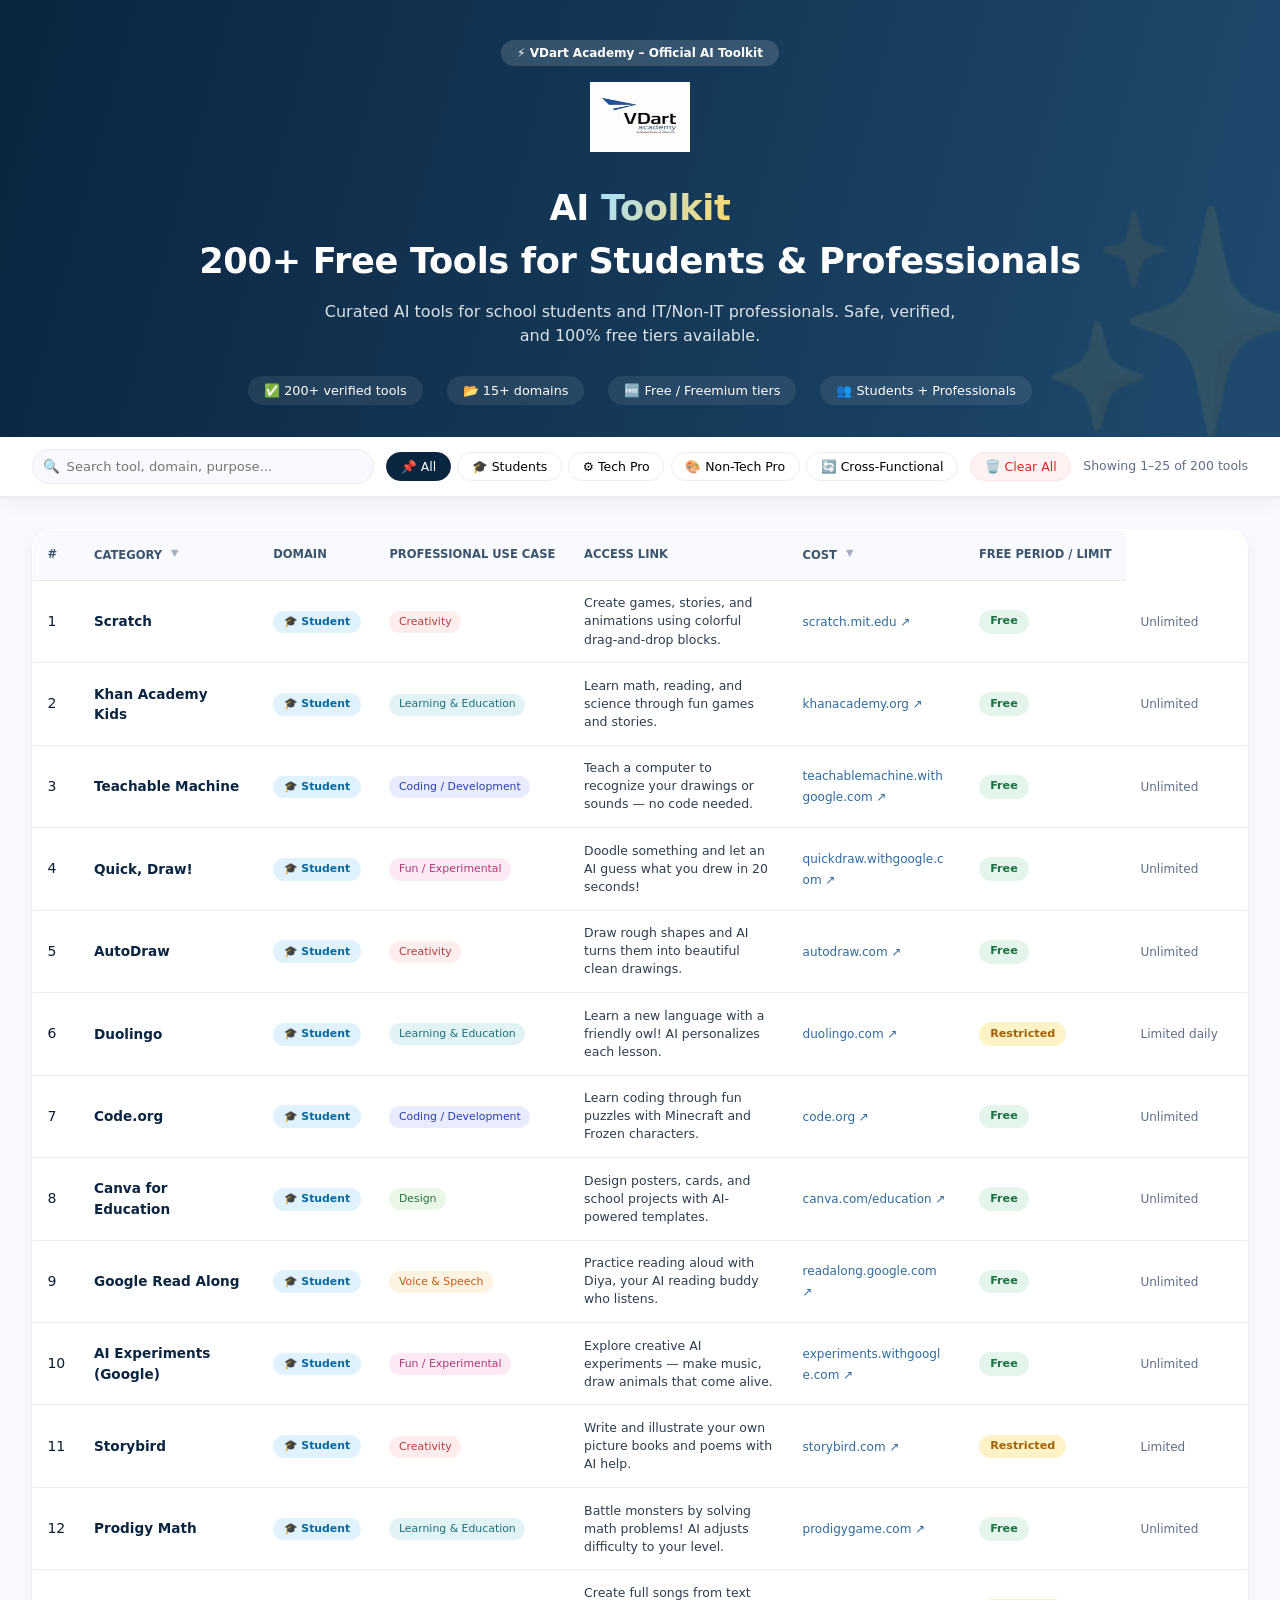
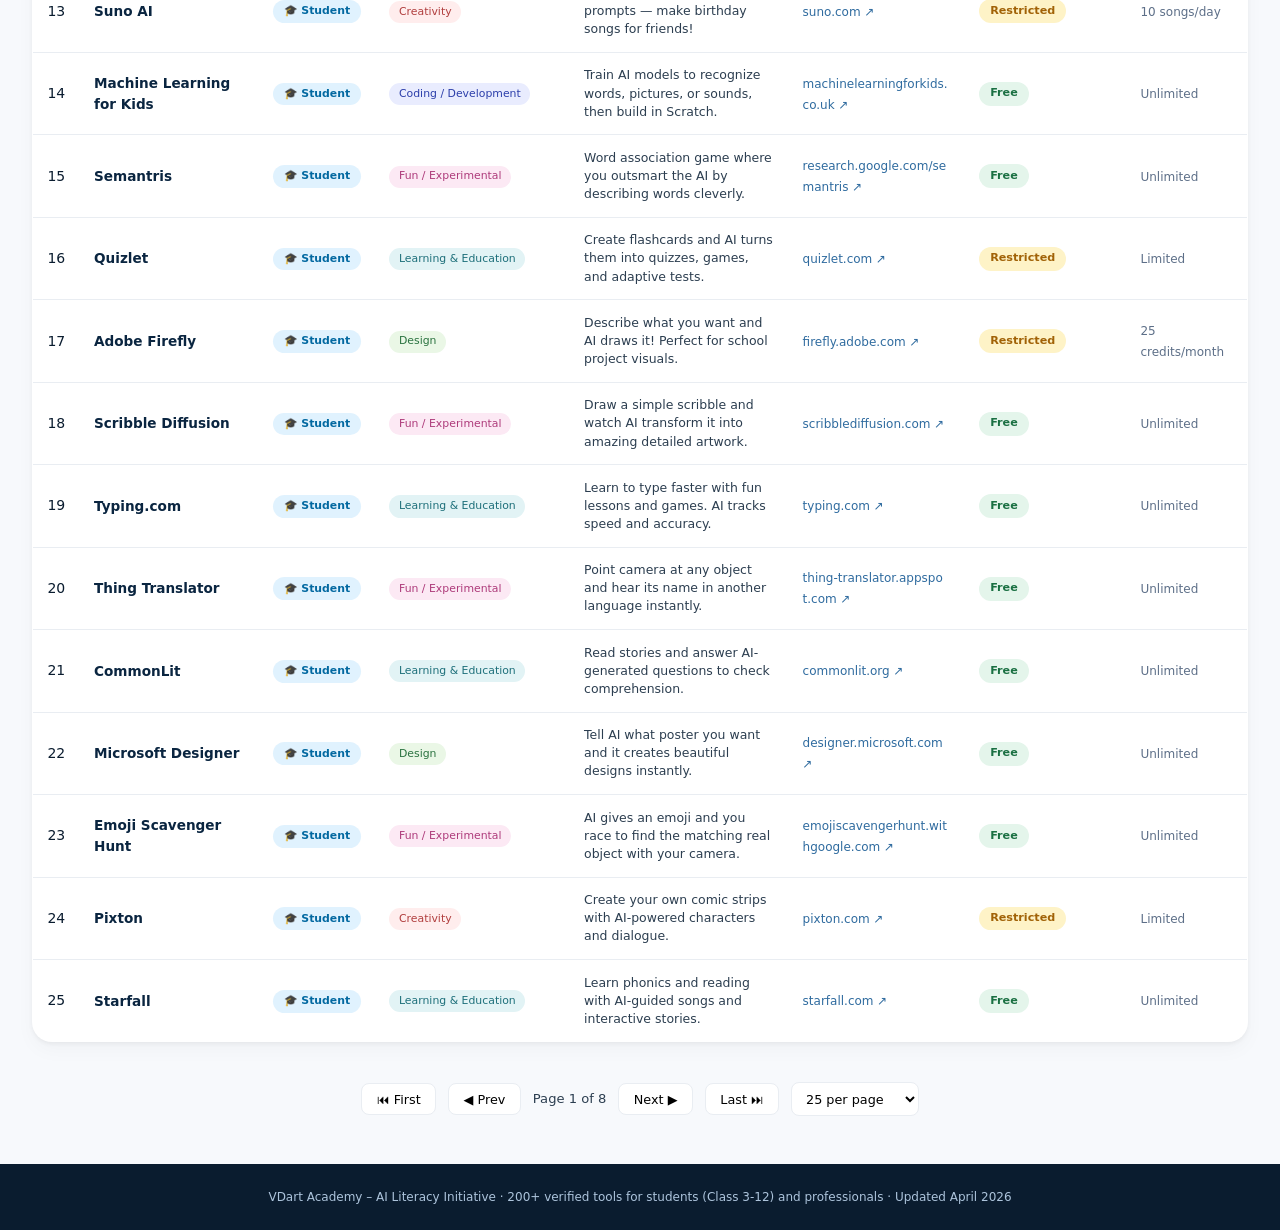
<file: index.html>
<!DOCTYPE html>
<html lang="en">
<head>
  <meta charset="UTF-8">
  <meta name="viewport" content="width=device-width, initial-scale=1.0, viewport-fit=cover">
  <title>VDart Academy | AI Toolkit – 200+ Free Tools for Students & Professionals</title>
  <link rel="stylesheet" href="style.css">
</head>
<body>

<div class="hero" id="heroSection">
  <div class="hero-badge">⚡ VDart Academy – Official AI Toolkit</div>
  <div class="hero-logo" id="heroLogo">
    <img src="logo.jpg" alt="VDart Academy Logo" class="hero-logo-img">
  </div>
  <h1>AI <span>Toolkit</span><br>200+ Free Tools for Students & Professionals</h1>
  <div class="hero-sub">Curated AI tools for school students and IT/Non-IT professionals. Safe, verified, and 100% free tiers available.</div>
  <div class="stats-row">
    <div class="stat-pill">✅ 200+ verified tools</div>
    <div class="stat-pill">📂 15+ domains</div>
    <div class="stat-pill">🆓 Free / Freemium tiers</div>
    <div class="stat-pill">👥 Students + Professionals</div>
  </div>
</div>

<!-- STICKY TOOLBAR — logo appears here when scrolling -->
<div class="toolbar" id="toolbar">
  <div class="toolbar-inner">
    <!-- VDart Logo (hidden by default, appears on scroll) -->
    <div class="toolbar-logo" id="toolbarLogo" style="display: none;">
      <img src="logo.jpg" alt="VDart Academy Logo" class="toolbar-logo-img">
    </div>

    <!-- Search -->
    <div class="search-wrap">
      <span class="search-icon">🔍</span>
      <input type="text" id="searchInput" placeholder="Search tool, domain, purpose..." oninput="onSearchInput()">
    </div>

    <!-- Category Filter Buttons -->
    <div class="filter-group">
      <button class="filter-btn active" data-cat="all" onclick="setCategory('all', this)">📌 All</button>
      <button class="filter-btn" data-cat="student" onclick="setCategory('student', this)">🎓 Students</button>
      <button class="filter-btn" data-cat="tech" onclick="setCategory('tech', this)">⚙️ Tech Pro</button>
      <button class="filter-btn" data-cat="nontech" onclick="setCategory('nontech', this)">🎨 Non-Tech Pro</button>
      <button class="filter-btn" data-cat="cross" onclick="setCategory('cross', this)">🔄 Cross-Functional</button>
    </div>

    <button class="clear-filters-btn" onclick="clearAllFilters()">🗑️ Clear All</button>
    <div class="result-count" id="resultCount">Loading...</div>
  </div>
</div>

<div class="table-container">
  <table class="tools-table" id="mainTable">
    <thead>
      <tr id="tableHeader">
        <th style="width:46px;">#</th>
        <th class="filterable-col">
          Category
          <span class="filter-icon" data-col="category" onclick="showFilterDropdown(event,'category')">▼</span>
        </th>
        <!-- Domain column - NO filter icon -->
        <th>Domain</th>
        <th>Professional Use Case</th>
        <th>Access Link</th>
        <th class="filterable-col">
          Cost
          <span class="filter-icon" data-col="cost" onclick="showFilterDropdown(event,'cost')">▼</span>
        </th>
        <th>Free Period / Limit</th>
      </tr>
    </thead>
    <tbody id="tableBody"></tbody>
  </table>

  <!-- Filter Dropdown — rendered inline, positioned under its column header -->
  <div id="filterDropdown" class="filter-dropdown" style="display:none;">
    <div class="filter-dropdown-header">
      <span id="filterTitle">Filter by</span>
      <button class="filter-close" onclick="closeFilterDropdown()">✕</button>
    </div>
    <div class="filter-dropdown-search">
      <input type="text" id="filterSearch" placeholder="Search options..." oninput="filterDropdownList()">
    </div>
    <div class="filter-dropdown-actions">
      <button onclick="selectAllFilters()">Select All</button>
      <button onclick="clearAllFiltersDropdown()">Clear All</button>
    </div>
    <div id="filterOptionsList" class="filter-options-list"></div>
    <div class="filter-dropdown-footer">
      <button class="apply-btn" onclick="applyFilter()">Apply</button>
      <button class="cancel-btn" onclick="closeFilterDropdown()">Cancel</button>
    </div>
  </div>

  <!-- Pagination -->
  <div class="pagination-container">
    <button class="page-btn" onclick="goToPage(1)">⏮ First</button>
    <button class="page-btn" onclick="previousPage()">◀ Prev</button>
    <span class="page-info" id="pageInfo">Page 1 of 1</span>
    <button class="page-btn" onclick="nextPage()">Next ▶</button>
    <button class="page-btn" onclick="goToPage(window.totalPages || 1)">Last ⏭</button>
    <select class="page-size-select" id="pageSizeSelect" onchange="changePageSize()">
      <option value="25">25 per page</option>
      <option value="50">50 per page</option>
      <option value="100">100 per page</option>
    </select>
  </div>

  <div id="noResults" class="no-results" style="display:none;">✨ No tools match. Try a different search or category.</div>
</div>

<div class="footer">
  VDart Academy – AI Literacy Initiative · 200+ verified tools for students (Class 3-12) and professionals · Updated April 2026
</div>

<script src="script.js"></script>
</body>
</html>
</file>
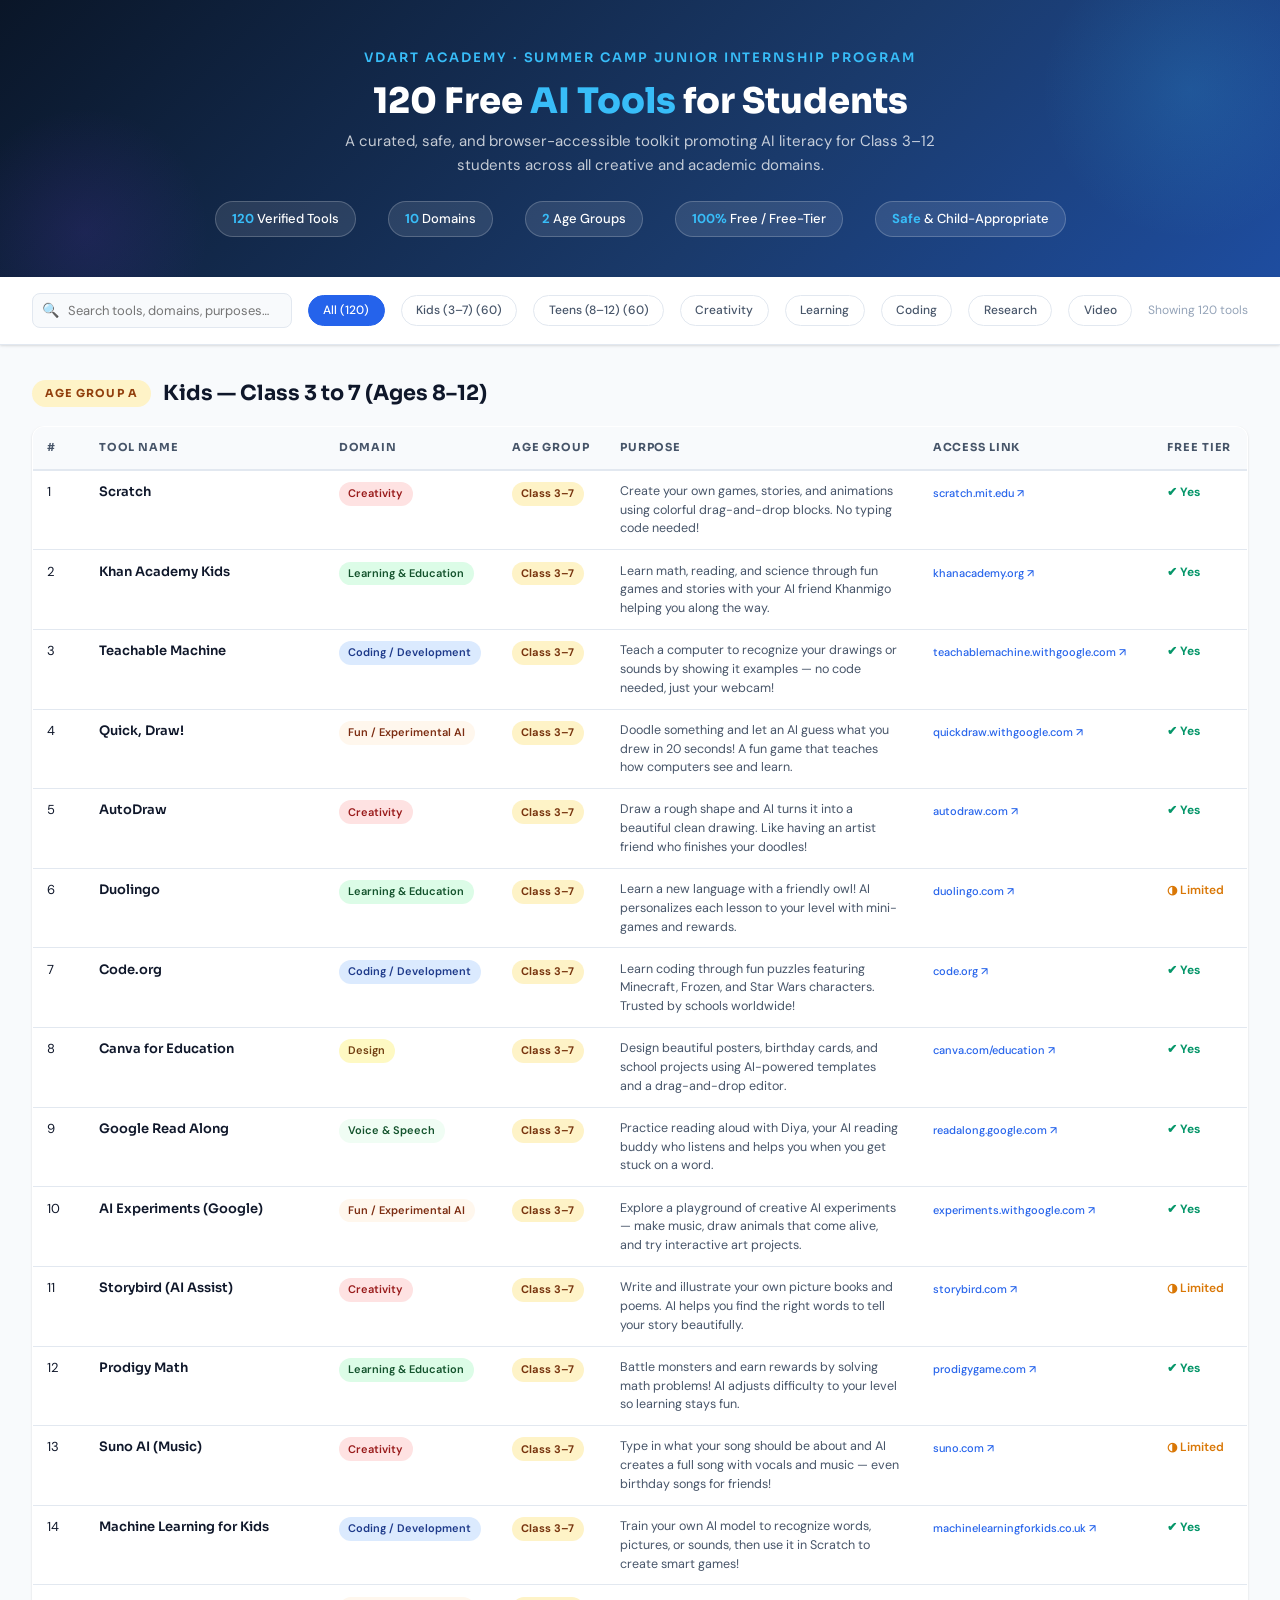
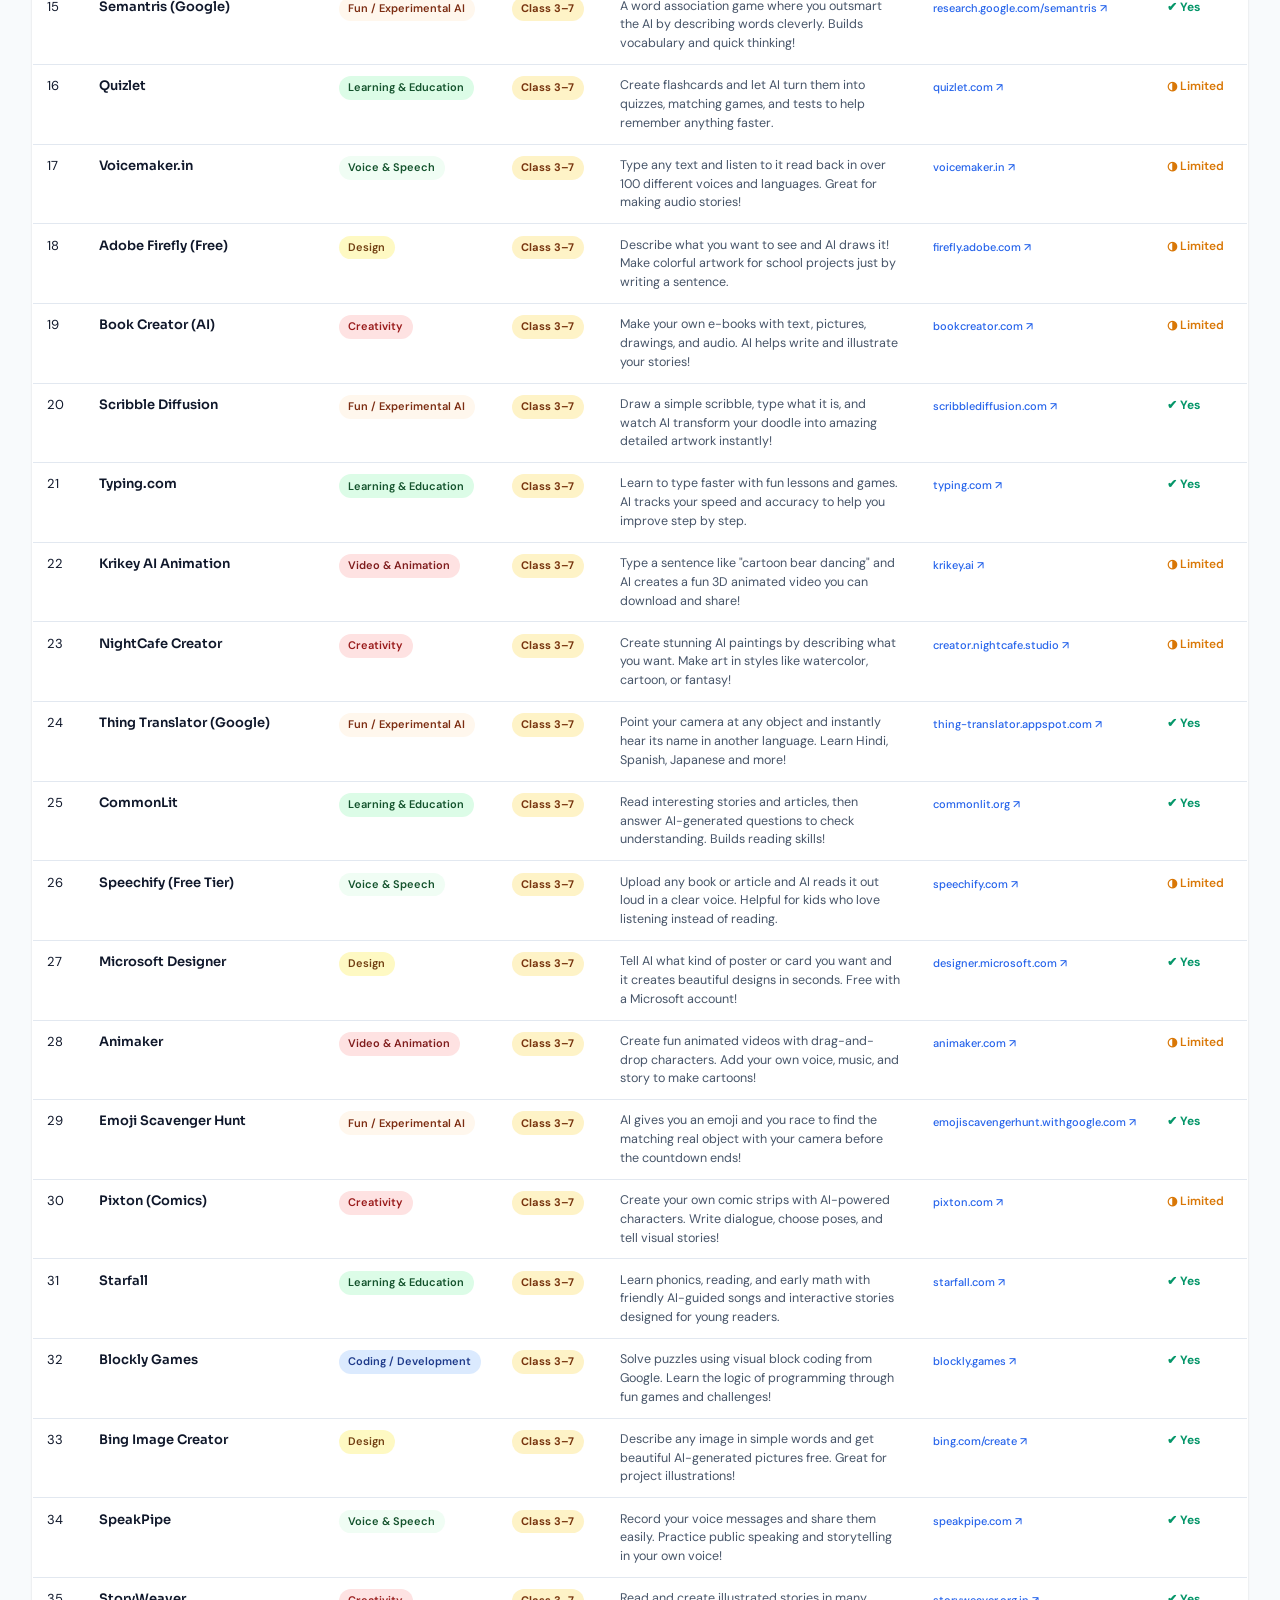
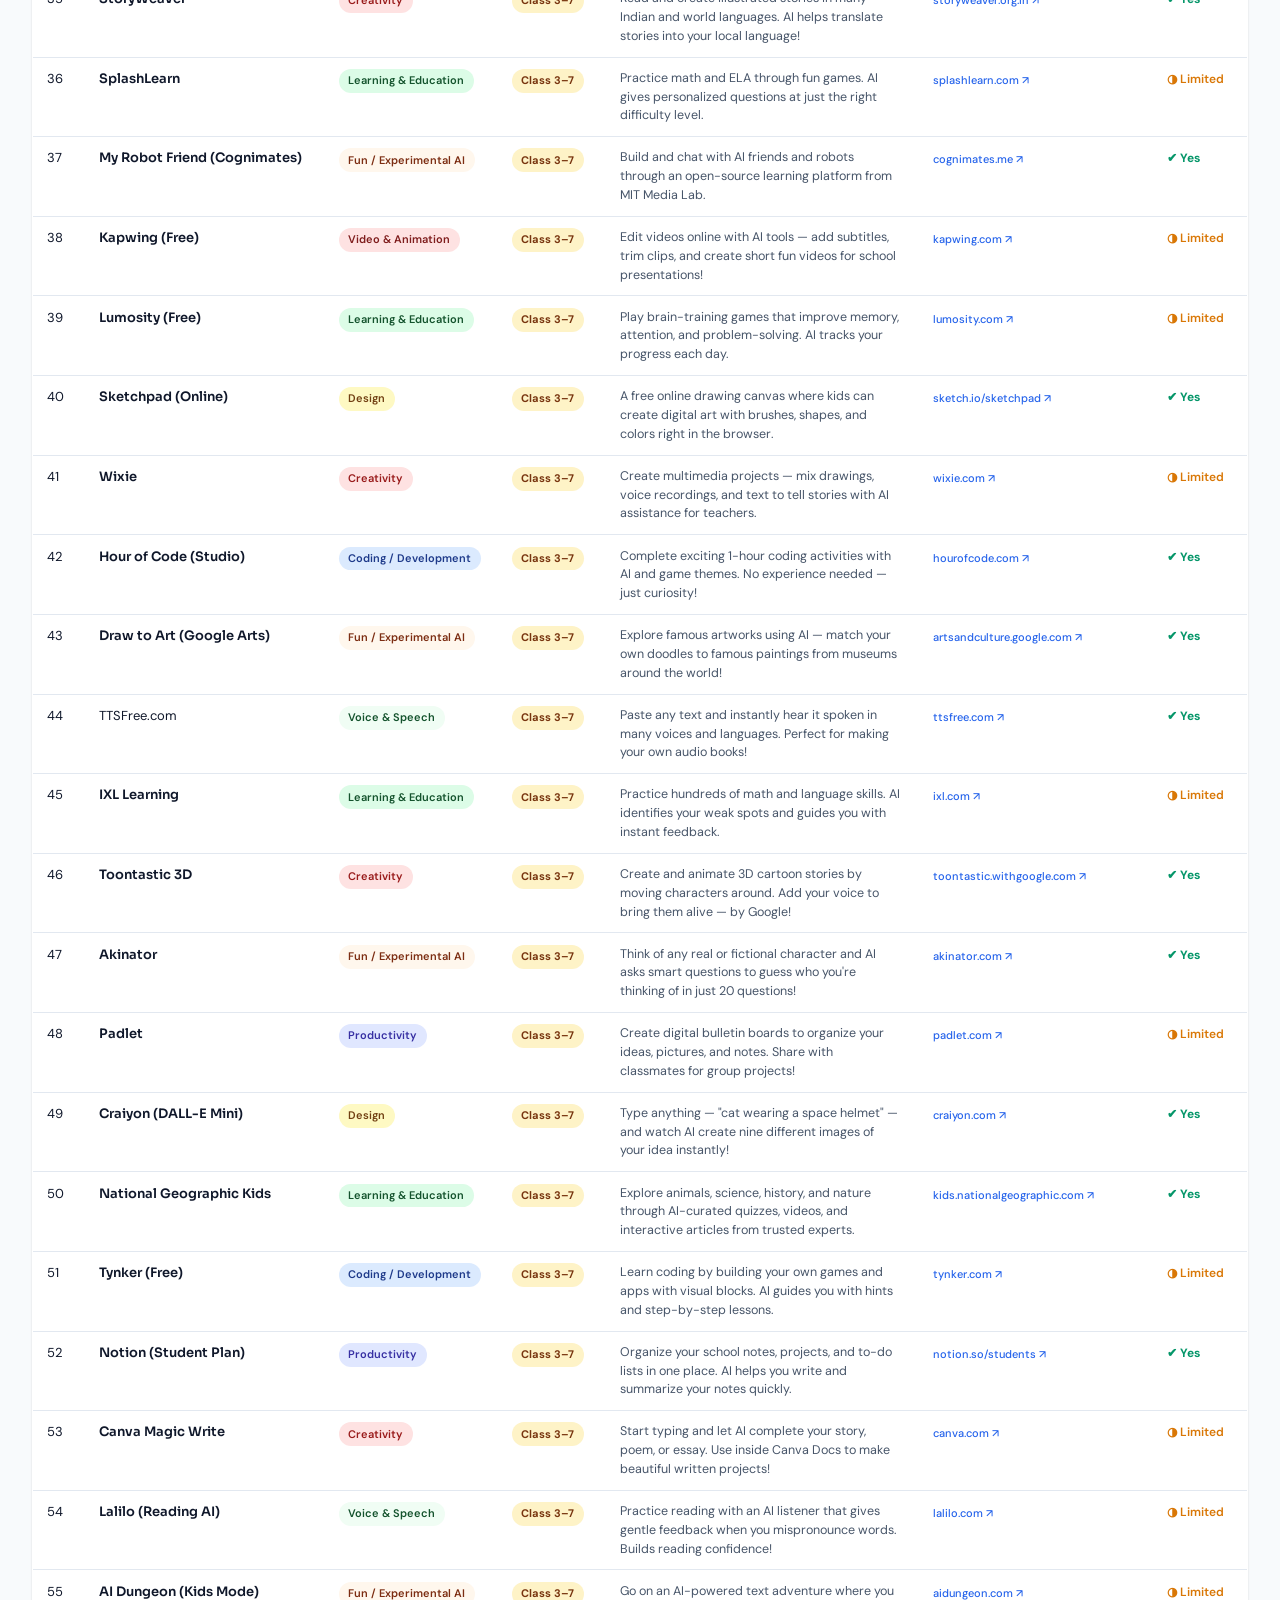
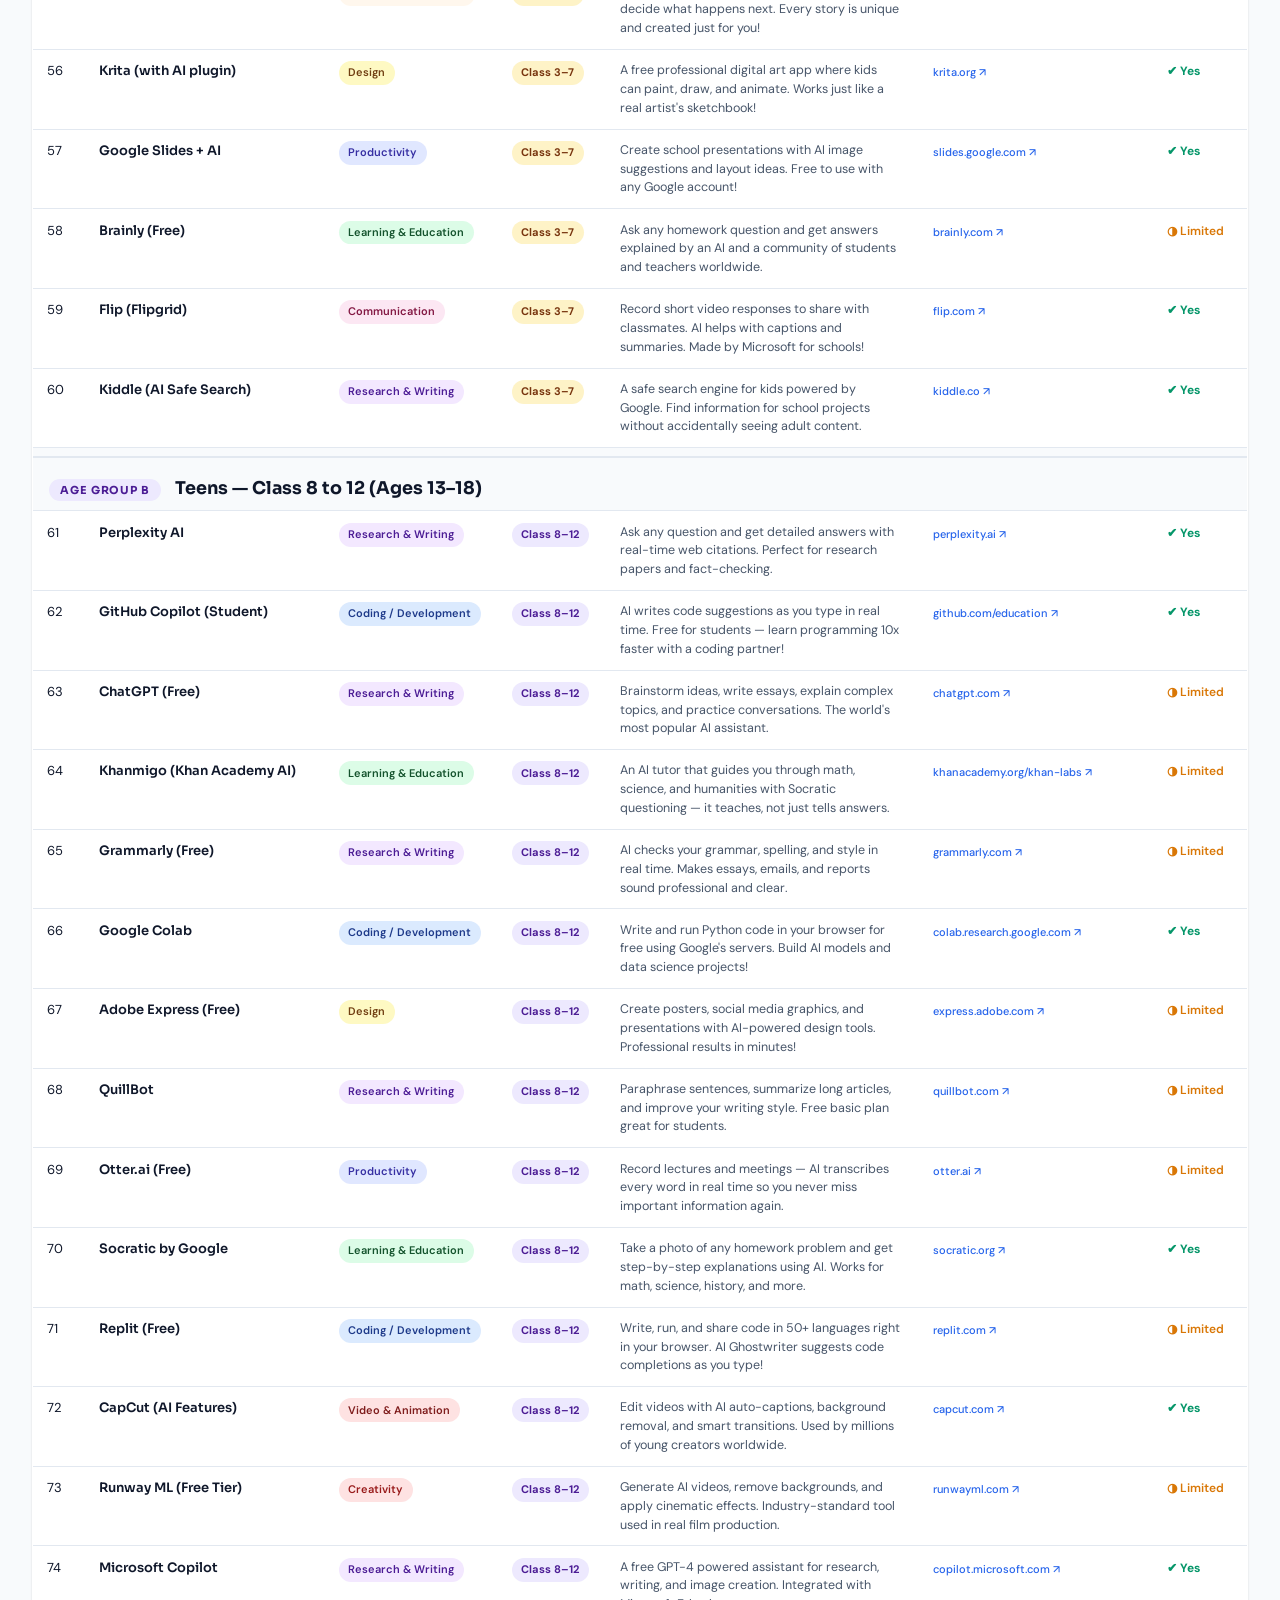
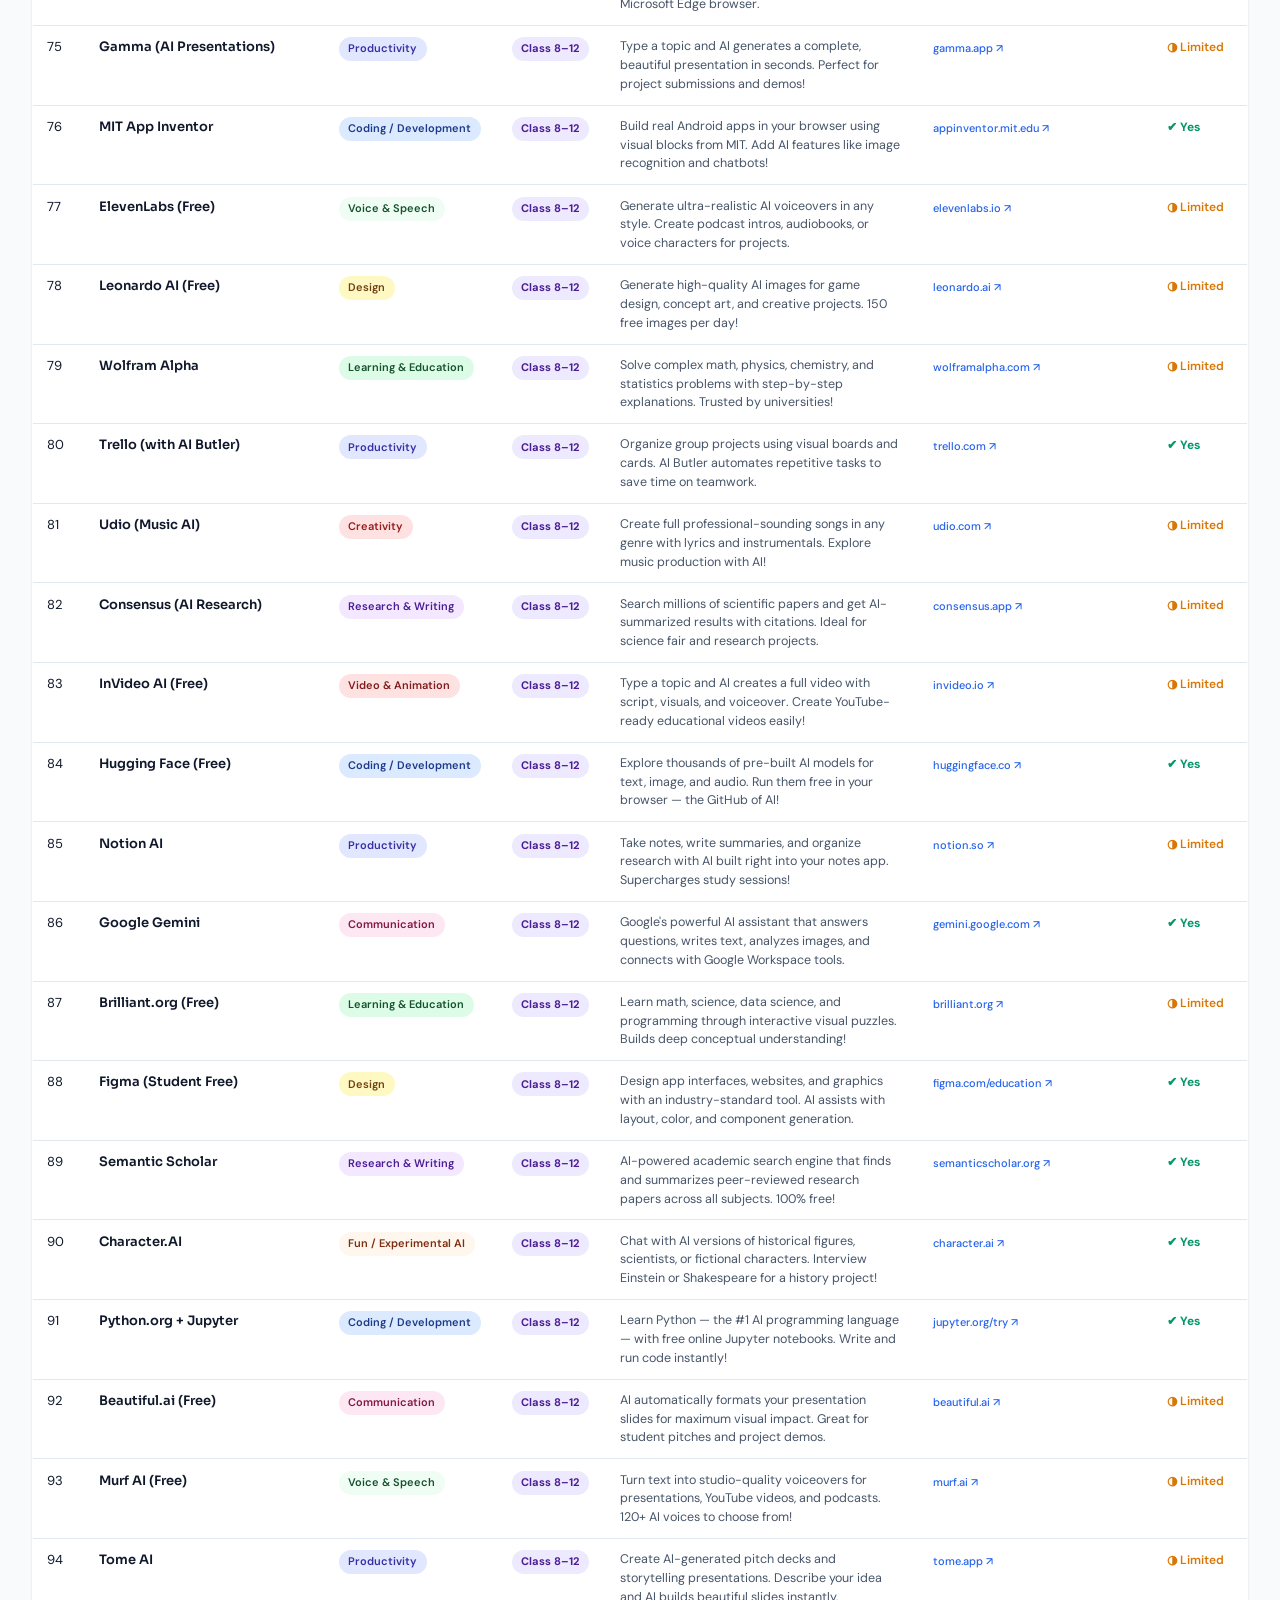
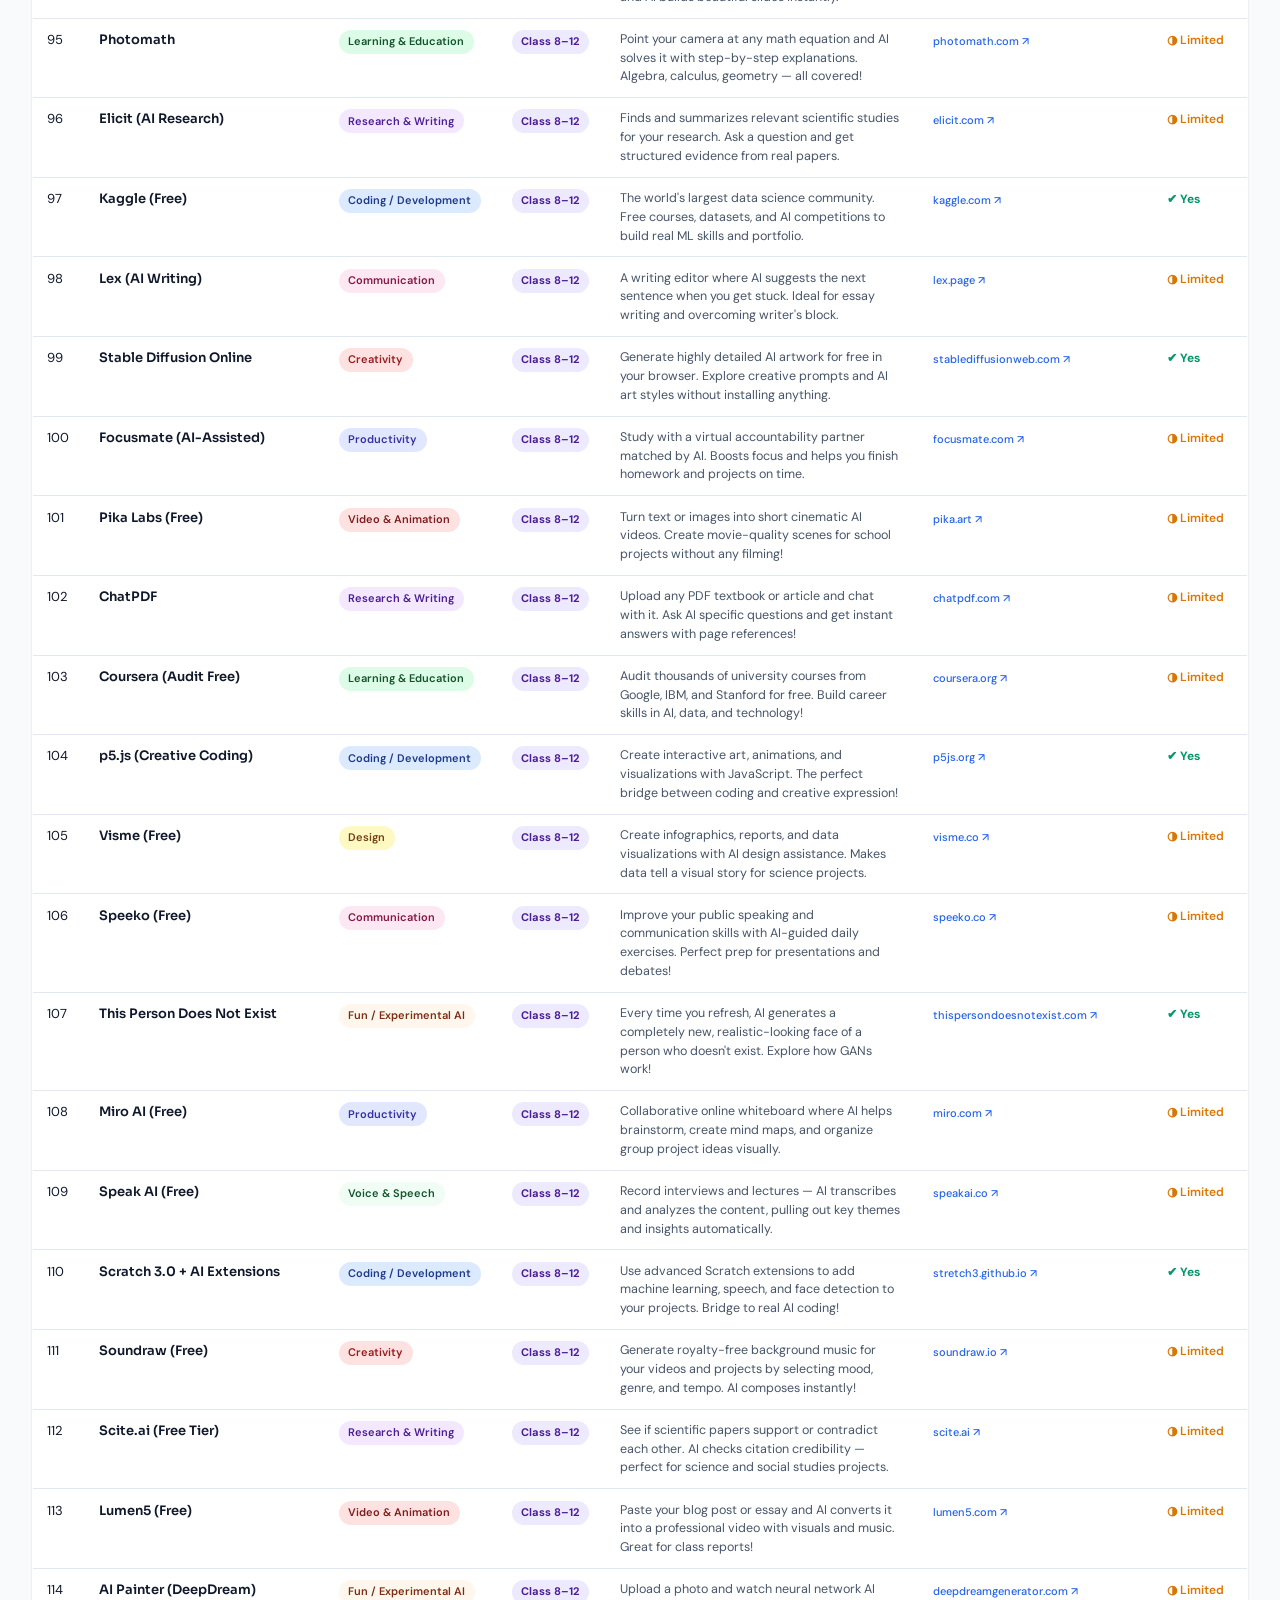
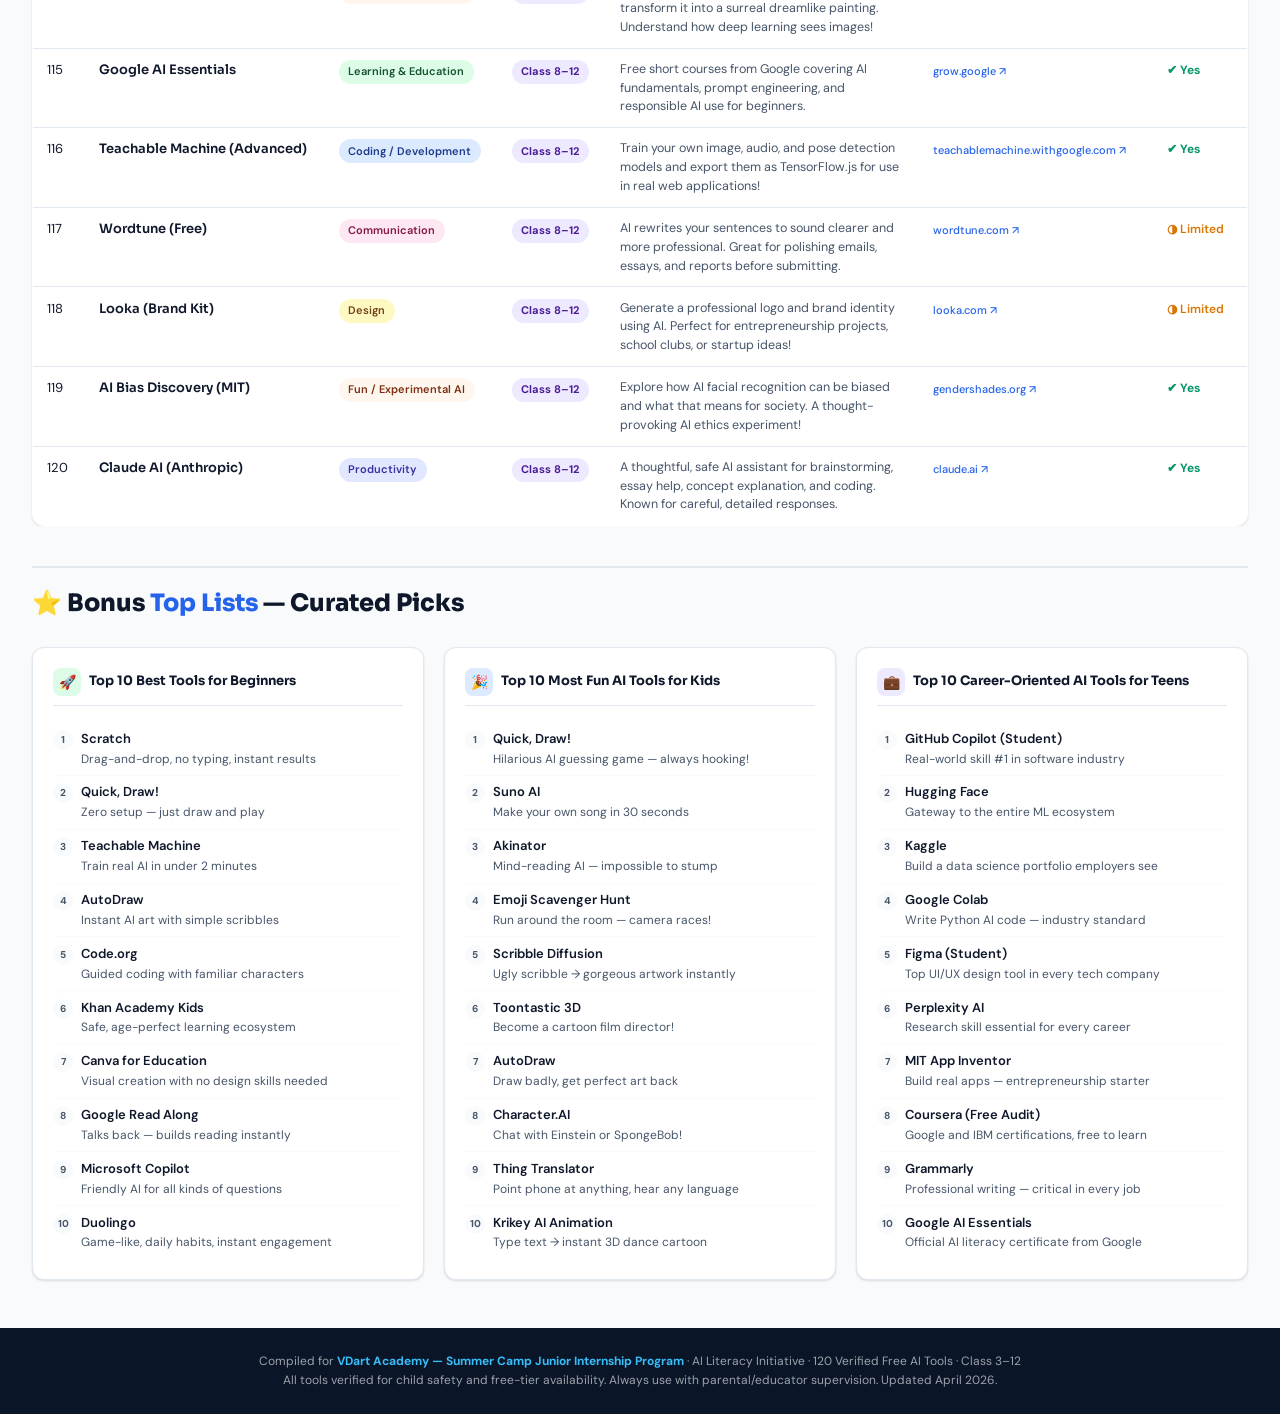
<file: JIP_Domain.html>
<!DOCTYPE html>
<html lang="en">
<head>
<meta charset="UTF-8">
<meta name="viewport" content="width=device-width, initial-scale=1.0">
<title>VDart Academy – 120 Free AI Tools for Students</title>
<style>
  @import url('https://fonts.googleapis.com/css2?family=Sora:wght@400;600;700;800&family=DM+Sans:ital,wght@0,400;0,500;1,400&display=swap');

  :root {
    --brand-navy: #0A1628;
    --brand-blue: #1A3A6B;
    --brand-accent: #2563EB;
    --brand-sky: #38BDF8;
    --brand-mint: #10B981;
    --brand-amber: #F59E0B;
    --brand-coral: #F43F5E;
    --brand-purple: #7C3AED;
    --brand-orange: #EA580C;
    --brand-teal: #0D9488;
    --bg-primary: #F8FAFC;
    --bg-card: #FFFFFF;
    --text-primary: #0F172A;
    --text-secondary: #475569;
    --text-muted: #94A3B8;
    --border: #E2E8F0;
    --shadow: 0 1px 3px rgba(0,0,0,0.08), 0 1px 2px rgba(0,0,0,0.06);
    --shadow-md: 0 4px 6px -1px rgba(0,0,0,0.1), 0 2px 4px -1px rgba(0,0,0,0.06);
  }

  * { box-sizing: border-box; margin: 0; padding: 0; }

  body {
    font-family: 'DM Sans', sans-serif;
    background: var(--bg-primary);
    color: var(--text-primary);
    line-height: 1.6;
    font-size: 14px;
  }

  /* HEADER */
  .header {
    background: linear-gradient(135deg, var(--brand-navy) 0%, var(--brand-blue) 60%, #1E4DA0 100%);
    color: white;
    padding: 3rem 2rem 2.5rem;
    text-align: center;
    position: relative;
    overflow: hidden;
  }
  .header::before {
    content: '';
    position: absolute;
    top: -60px; right: -60px;
    width: 300px; height: 300px;
    background: radial-gradient(circle, rgba(56,189,248,0.15) 0%, transparent 70%);
    border-radius: 50%;
  }
  .header::after {
    content: '';
    position: absolute;
    bottom: -80px; left: -40px;
    width: 250px; height: 250px;
    background: radial-gradient(circle, rgba(124,58,237,0.12) 0%, transparent 70%);
    border-radius: 50%;
  }
  .header-logo {
    font-family: 'Sora', sans-serif;
    font-size: 13px;
    font-weight: 600;
    letter-spacing: 0.15em;
    text-transform: uppercase;
    color: var(--brand-sky);
    margin-bottom: 0.75rem;
    position: relative;
  }
  .header h1 {
    font-family: 'Sora', sans-serif;
    font-size: 2.2rem;
    font-weight: 800;
    line-height: 1.15;
    margin-bottom: 0.5rem;
    position: relative;
  }
  .header h1 span { color: var(--brand-sky); }
  .header-subtitle {
    font-size: 15px;
    color: rgba(255,255,255,0.75);
    max-width: 600px;
    margin: 0 auto 1.5rem;
    position: relative;
  }
  .header-stats {
    display: flex;
    justify-content: center;
    gap: 2rem;
    flex-wrap: wrap;
    position: relative;
  }
  .stat-chip {
    background: rgba(255,255,255,0.1);
    border: 1px solid rgba(255,255,255,0.2);
    border-radius: 50px;
    padding: 0.4rem 1rem;
    font-size: 13px;
    font-weight: 500;
  }
  .stat-chip strong { color: var(--brand-sky); }

  /* CONTROLS */
  .controls {
    background: white;
    border-bottom: 1px solid var(--border);
    padding: 1rem 2rem;
    position: sticky;
    top: 0;
    z-index: 100;
    box-shadow: var(--shadow);
  }
  .controls-inner {
    max-width: 1400px;
    margin: 0 auto;
    display: flex;
    align-items: center;
    gap: 1rem;
    flex-wrap: wrap;
  }
  .search-box {
    flex: 1;
    min-width: 200px;
    position: relative;
  }
  .search-box input {
    width: 100%;
    padding: 0.5rem 0.75rem 0.5rem 2.2rem;
    border: 1px solid var(--border);
    border-radius: 8px;
    font-size: 13px;
    font-family: inherit;
    background: var(--bg-primary);
    color: var(--text-primary);
    outline: none;
  }
  .search-box input:focus { border-color: var(--brand-accent); }
  .search-icon {
    position: absolute;
    left: 0.6rem;
    top: 50%;
    transform: translateY(-50%);
    color: var(--text-muted);
    font-size: 14px;
  }
  .filter-btn {
    padding: 0.4rem 0.9rem;
    border-radius: 50px;
    border: 1px solid var(--border);
    background: white;
    font-size: 12px;
    font-family: inherit;
    cursor: pointer;
    font-weight: 500;
    color: var(--text-secondary);
    transition: all 0.15s;
    white-space: nowrap;
  }
  .filter-btn:hover { border-color: var(--brand-accent); color: var(--brand-accent); }
  .filter-btn.active { background: var(--brand-accent); color: white; border-color: var(--brand-accent); }
  .count-badge {
    font-size: 12px;
    color: var(--text-muted);
    margin-left: auto;
    white-space: nowrap;
  }

  /* SECTION HEADERS */
  .section-header {
    max-width: 1400px;
    margin: 2rem auto 1rem;
    padding: 0 2rem;
    display: flex;
    align-items: center;
    gap: 0.75rem;
  }
  .section-badge {
    font-family: 'Sora', sans-serif;
    font-size: 11px;
    font-weight: 700;
    letter-spacing: 0.1em;
    text-transform: uppercase;
    padding: 0.3rem 0.8rem;
    border-radius: 50px;
  }
  .badge-kids { background: #FEF3C7; color: #92400E; }
  .badge-teens { background: #EDE9FE; color: #4C1D95; }
  .section-title {
    font-family: 'Sora', sans-serif;
    font-size: 1.3rem;
    font-weight: 700;
    color: var(--text-primary);
  }

  /* TABLE WRAPPER */
  .table-wrapper {
    max-width: 1400px;
    margin: 0 auto 1rem;
    padding: 0 2rem;
    overflow-x: auto;
  }
  .tools-table {
    width: 100%;
    border-collapse: collapse;
    background: white;
    border-radius: 12px;
    border: 1px solid var(--border);
    overflow: hidden;
    box-shadow: var(--shadow);
    min-width: 900px;
  }
  .tools-table thead tr {
    background: var(--bg-primary);
    border-bottom: 2px solid var(--border);
  }
  .tools-table th {
    padding: 0.75rem 0.9rem;
    text-align: left;
    font-family: 'Sora', sans-serif;
    font-size: 11px;
    font-weight: 700;
    letter-spacing: 0.08em;
    text-transform: uppercase;
    color: var(--text-secondary);
    white-space: nowrap;
  }
  .tools-table tbody tr {
    border-bottom: 1px solid var(--border);
    transition: background 0.1s;
  }
  .tools-table tbody tr:last-child { border-bottom: none; }
  .tools-table tbody tr:hover { background: #F8FAFC; }
  .tools-table tbody tr.hidden-row { display: none; }
  .tools-table td {
    padding: 0.7rem 0.9rem;
    vertical-align: top;
    font-size: 13px;
    color: var(--text-primary);
  }

  /* TOOL NAME CELL */
  .tool-name {
    font-weight: 600;
    color: var(--text-primary);
    font-family: 'Sora', sans-serif;
    font-size: 13px;
    white-space: nowrap;
  }
  .tool-link {
    display: inline-block;
    margin-top: 3px;
    font-size: 11px;
    color: var(--brand-accent);
    text-decoration: none;
    font-weight: 500;
  }
  .tool-link:hover { text-decoration: underline; }

  /* DOMAIN BADGE */
  .domain-tag {
    display: inline-block;
    padding: 0.2rem 0.6rem;
    border-radius: 50px;
    font-size: 11px;
    font-weight: 600;
    white-space: nowrap;
  }
  .dom-creativity { background: #FEE2E2; color: #991B1B; }
  .dom-learning { background: #DCFCE7; color: #14532D; }
  .dom-coding { background: #DBEAFE; color: #1E3A8A; }
  .dom-productivity { background: #E0E7FF; color: #3730A3; }
  .dom-communication { background: #FCE7F3; color: #831843; }
  .dom-design { background: #FEF9C3; color: #713F12; }
  .dom-video { background: #FEE2E2; color: #7F1D1D; }
  .dom-voice { background: #F0FDF4; color: #14532D; }
  .dom-research { background: #F3E8FF; color: #4C1D95; }
  .dom-fun { background: #FFF7ED; color: #7C2D12; }

  /* AGE GROUP */
  .age-tag {
    display: inline-block;
    padding: 0.2rem 0.6rem;
    border-radius: 50px;
    font-size: 11px;
    font-weight: 700;
    white-space: nowrap;
  }
  .age-kids { background: #FEF3C7; color: #78350F; }
  .age-teens { background: #EDE9FE; color: #4C1D95; }

  /* FREE BADGE */
  .free-yes { color: #059669; font-weight: 700; font-size: 12px; }
  .free-limited { color: #D97706; font-weight: 600; font-size: 12px; }

  /* PURPOSE */
  .purpose-text {
    color: var(--text-secondary);
    font-size: 12.5px;
    line-height: 1.5;
    max-width: 280px;
  }

  /* NO RESULTS */
  .no-results {
    text-align: center;
    padding: 3rem;
    color: var(--text-muted);
    font-size: 14px;
  }

  /* BONUS SECTION */
  .bonus-section {
    max-width: 1400px;
    margin: 2.5rem auto 0;
    padding: 0 2rem 3rem;
  }
  .bonus-title {
    font-family: 'Sora', sans-serif;
    font-size: 1.5rem;
    font-weight: 800;
    color: var(--text-primary);
    margin-bottom: 1.5rem;
    padding-top: 1rem;
    border-top: 2px solid var(--border);
  }
  .bonus-title span { color: var(--brand-accent); }
  .bonus-grid {
    display: grid;
    grid-template-columns: repeat(auto-fit, minmax(300px, 1fr));
    gap: 1.25rem;
  }
  .bonus-card {
    background: white;
    border: 1px solid var(--border);
    border-radius: 12px;
    padding: 1.25rem;
    box-shadow: var(--shadow);
  }
  .bonus-card-title {
    font-family: 'Sora', sans-serif;
    font-size: 13px;
    font-weight: 700;
    margin-bottom: 1rem;
    padding-bottom: 0.6rem;
    border-bottom: 1px solid var(--border);
    display: flex;
    align-items: center;
    gap: 0.5rem;
  }
  .bonus-icon {
    width: 28px; height: 28px;
    border-radius: 8px;
    display: flex; align-items: center; justify-content: center;
    font-size: 14px;
    flex-shrink: 0;
  }
  .icon-green { background: #DCFCE7; }
  .icon-blue { background: #DBEAFE; }
  .icon-purple { background: #EDE9FE; }
  .bonus-list {
    list-style: none;
  }
  .bonus-list li {
    display: flex;
    align-items: flex-start;
    gap: 0.5rem;
    padding: 0.4rem 0;
    font-size: 13px;
    border-bottom: 1px solid var(--bg-primary);
  }
  .bonus-list li:last-child { border-bottom: none; }
  .bonus-num {
    background: var(--bg-primary);
    border-radius: 50%;
    width: 20px; height: 20px;
    display: flex; align-items: center; justify-content: center;
    font-size: 10px;
    font-weight: 700;
    color: var(--text-secondary);
    flex-shrink: 0;
    margin-top: 1px;
  }
  .bonus-tool { font-weight: 600; color: var(--text-primary); }
  .bonus-reason { color: var(--text-secondary); font-size: 12px; }

  /* FOOTER */
  .footer {
    background: var(--brand-navy);
    color: rgba(255,255,255,0.6);
    text-align: center;
    padding: 1.5rem 2rem;
    font-size: 12px;
  }
  .footer strong { color: var(--brand-sky); }

  @media (max-width: 768px) {
    .header h1 { font-size: 1.5rem; }
    .header-stats { gap: 0.75rem; }
    .controls-inner { gap: 0.5rem; }
    .table-wrapper { padding: 0 1rem; }
    .section-header { padding: 0 1rem; }
    .bonus-section { padding: 0 1rem 2rem; }
    .bonus-grid { grid-template-columns: 1fr; }
  }
</style>
</head>
<body>

<!-- HEADER -->
<div class="header">
  <div class="header-logo">VDart Academy · Summer Camp Junior Internship Program</div>
  <h1>120 Free <span>AI Tools</span> for Students</h1>
  <p class="header-subtitle">A curated, safe, and browser-accessible toolkit promoting AI literacy for Class 3–12 students across all creative and academic domains.</p>
  <div class="header-stats">
    <div class="stat-chip"><strong>120</strong> Verified Tools</div>
    <div class="stat-chip"><strong>10</strong> Domains</div>
    <div class="stat-chip"><strong>2</strong> Age Groups</div>
    <div class="stat-chip"><strong>100%</strong> Free / Free-Tier</div>
    <div class="stat-chip"><strong>Safe</strong> &amp; Child-Appropriate</div>
  </div>
</div>

<!-- CONTROLS -->
<div class="controls">
  <div class="controls-inner">
    <div class="search-box">
      <span class="search-icon">🔍</span>
      <input type="text" id="searchInput" placeholder="Search tools, domains, purposes…" oninput="filterTools()">
    </div>
    <button class="filter-btn active" onclick="setFilter('all', this)">All (120)</button>
    <button class="filter-btn" onclick="setFilter('kids', this)">Kids (3–7) (60)</button>
    <button class="filter-btn" onclick="setFilter('teens', this)">Teens (8–12) (60)</button>
    <button class="filter-btn" onclick="setFilter('Creativity', this)">Creativity</button>
    <button class="filter-btn" onclick="setFilter('Learning', this)">Learning</button>
    <button class="filter-btn" onclick="setFilter('Coding', this)">Coding</button>
    <button class="filter-btn" onclick="setFilter('Research', this)">Research</button>
    <button class="filter-btn" onclick="setFilter('Video', this)">Video</button>
    <span class="count-badge" id="countBadge">Showing 120 tools</span>
  </div>
</div>

<!-- ===== KIDS SECTION ===== -->
<div class="section-header" id="kids-header">
  <div class="section-badge badge-kids">Age Group A</div>
  <div class="section-title">Kids — Class 3 to 7 (Ages 8–12)</div>
</div>
<div class="table-wrapper">
<table class="tools-table" id="mainTable">
<thead>
  <tr>
    <th>#</th>
    <th>Tool Name</th>
    <th>Domain</th>
    <th>Age Group</th>
    <th>Purpose</th>
    <th>Access Link</th>
    <th>Free Tier</th>
  </tr>
</thead>
<tbody id="tableBody">

<!-- KIDS TOOLS 1–60 -->
<tr data-group="kids" data-domain="creativity">
  <td>1</td>
  <td><div class="tool-name">Scratch</div></td>
  <td><span class="domain-tag dom-creativity">Creativity</span></td>
  <td><span class="age-tag age-kids">Class 3–7</span></td>
  <td><div class="purpose-text">Create your own games, stories, and animations using colorful drag-and-drop blocks. No typing code needed!</div></td>
  <td><a class="tool-link" href="https://scratch.mit.edu" target="_blank">scratch.mit.edu ↗</a></td>
  <td><span class="free-yes">✔ Yes</span></td>
</tr>
<tr data-group="kids" data-domain="learning">
  <td>2</td>
  <td><div class="tool-name">Khan Academy Kids</div></td>
  <td><span class="domain-tag dom-learning">Learning & Education</span></td>
  <td><span class="age-tag age-kids">Class 3–7</span></td>
  <td><div class="purpose-text">Learn math, reading, and science through fun games and stories with your AI friend Khanmigo helping you along the way.</div></td>
  <td><a class="tool-link" href="https://khanacademy.org" target="_blank">khanacademy.org ↗</a></td>
  <td><span class="free-yes">✔ Yes</span></td>
</tr>
<tr data-group="kids" data-domain="coding">
  <td>3</td>
  <td><div class="tool-name">Teachable Machine</div></td>
  <td><span class="domain-tag dom-coding">Coding / Development</span></td>
  <td><span class="age-tag age-kids">Class 3–7</span></td>
  <td><div class="purpose-text">Teach a computer to recognize your drawings or sounds by showing it examples — no code needed, just your webcam!</div></td>
  <td><a class="tool-link" href="https://teachablemachine.withgoogle.com" target="_blank">teachablemachine.withgoogle.com ↗</a></td>
  <td><span class="free-yes">✔ Yes</span></td>
</tr>
<tr data-group="kids" data-domain="fun">
  <td>4</td>
  <td><div class="tool-name">Quick, Draw!</div></td>
  <td><span class="domain-tag dom-fun">Fun / Experimental AI</span></td>
  <td><span class="age-tag age-kids">Class 3–7</span></td>
  <td><div class="purpose-text">Doodle something and let an AI guess what you drew in 20 seconds! A fun game that teaches how computers see and learn.</div></td>
  <td><a class="tool-link" href="https://quickdraw.withgoogle.com" target="_blank">quickdraw.withgoogle.com ↗</a></td>
  <td><span class="free-yes">✔ Yes</span></td>
</tr>
<tr data-group="kids" data-domain="creativity">
  <td>5</td>
  <td><div class="tool-name">AutoDraw</div></td>
  <td><span class="domain-tag dom-creativity">Creativity</span></td>
  <td><span class="age-tag age-kids">Class 3–7</span></td>
  <td><div class="purpose-text">Draw a rough shape and AI turns it into a beautiful clean drawing. Like having an artist friend who finishes your doodles!</div></td>
  <td><a class="tool-link" href="https://autodraw.com" target="_blank">autodraw.com ↗</a></td>
  <td><span class="free-yes">✔ Yes</span></td>
</tr>
<tr data-group="kids" data-domain="learning">
  <td>6</td>
  <td><div class="tool-name">Duolingo</div></td>
  <td><span class="domain-tag dom-learning">Learning & Education</span></td>
  <td><span class="age-tag age-kids">Class 3–7</span></td>
  <td><div class="purpose-text">Learn a new language with a friendly owl! AI personalizes each lesson to your level with mini-games and rewards.</div></td>
  <td><a class="tool-link" href="https://duolingo.com" target="_blank">duolingo.com ↗</a></td>
  <td><span class="free-limited">◑ Limited</span></td>
</tr>
<tr data-group="kids" data-domain="coding">
  <td>7</td>
  <td><div class="tool-name">Code.org</div></td>
  <td><span class="domain-tag dom-coding">Coding / Development</span></td>
  <td><span class="age-tag age-kids">Class 3–7</span></td>
  <td><div class="purpose-text">Learn coding through fun puzzles featuring Minecraft, Frozen, and Star Wars characters. Trusted by schools worldwide!</div></td>
  <td><a class="tool-link" href="https://code.org" target="_blank">code.org ↗</a></td>
  <td><span class="free-yes">✔ Yes</span></td>
</tr>
<tr data-group="kids" data-domain="creativity">
  <td>8</td>
  <td><div class="tool-name">Canva for Education</div></td>
  <td><span class="domain-tag dom-design">Design</span></td>
  <td><span class="age-tag age-kids">Class 3–7</span></td>
  <td><div class="purpose-text">Design beautiful posters, birthday cards, and school projects using AI-powered templates and a drag-and-drop editor.</div></td>
  <td><a class="tool-link" href="https://canva.com/education" target="_blank">canva.com/education ↗</a></td>
  <td><span class="free-yes">✔ Yes</span></td>
</tr>
<tr data-group="kids" data-domain="voice">
  <td>9</td>
  <td><div class="tool-name">Google Read Along</div></td>
  <td><span class="domain-tag dom-voice">Voice & Speech</span></td>
  <td><span class="age-tag age-kids">Class 3–7</span></td>
  <td><div class="purpose-text">Practice reading aloud with Diya, your AI reading buddy who listens and helps you when you get stuck on a word.</div></td>
  <td><a class="tool-link" href="https://readalong.google.com" target="_blank">readalong.google.com ↗</a></td>
  <td><span class="free-yes">✔ Yes</span></td>
</tr>
<tr data-group="kids" data-domain="fun">
  <td>10</td>
  <td><div class="tool-name">AI Experiments (Google)</div></td>
  <td><span class="domain-tag dom-fun">Fun / Experimental AI</span></td>
  <td><span class="age-tag age-kids">Class 3–7</span></td>
  <td><div class="purpose-text">Explore a playground of creative AI experiments — make music, draw animals that come alive, and try interactive art projects.</div></td>
  <td><a class="tool-link" href="https://experiments.withgoogle.com" target="_blank">experiments.withgoogle.com ↗</a></td>
  <td><span class="free-yes">✔ Yes</span></td>
</tr>
<tr data-group="kids" data-domain="creativity">
  <td>11</td>
  <td><div class="tool-name">Storybird (AI Assist)</div></td>
  <td><span class="domain-tag dom-creativity">Creativity</span></td>
  <td><span class="age-tag age-kids">Class 3–7</span></td>
  <td><div class="purpose-text">Write and illustrate your own picture books and poems. AI helps you find the right words to tell your story beautifully.</div></td>
  <td><a class="tool-link" href="https://storybird.com" target="_blank">storybird.com ↗</a></td>
  <td><span class="free-limited">◑ Limited</span></td>
</tr>
<tr data-group="kids" data-domain="learning">
  <td>12</td>
  <td><div class="tool-name">Prodigy Math</div></td>
  <td><span class="domain-tag dom-learning">Learning & Education</span></td>
  <td><span class="age-tag age-kids">Class 3–7</span></td>
  <td><div class="purpose-text">Battle monsters and earn rewards by solving math problems! AI adjusts difficulty to your level so learning stays fun.</div></td>
  <td><a class="tool-link" href="https://prodigygame.com" target="_blank">prodigygame.com ↗</a></td>
  <td><span class="free-yes">✔ Yes</span></td>
</tr>
<tr data-group="kids" data-domain="creativity">
  <td>13</td>
  <td><div class="tool-name">Suno AI (Music)</div></td>
  <td><span class="domain-tag dom-creativity">Creativity</span></td>
  <td><span class="age-tag age-kids">Class 3–7</span></td>
  <td><div class="purpose-text">Type in what your song should be about and AI creates a full song with vocals and music — even birthday songs for friends!</div></td>
  <td><a class="tool-link" href="https://suno.com" target="_blank">suno.com ↗</a></td>
  <td><span class="free-limited">◑ Limited</span></td>
</tr>
<tr data-group="kids" data-domain="coding">
  <td>14</td>
  <td><div class="tool-name">Machine Learning for Kids</div></td>
  <td><span class="domain-tag dom-coding">Coding / Development</span></td>
  <td><span class="age-tag age-kids">Class 3–7</span></td>
  <td><div class="purpose-text">Train your own AI model to recognize words, pictures, or sounds, then use it in Scratch to create smart games!</div></td>
  <td><a class="tool-link" href="https://machinelearningforkids.co.uk" target="_blank">machinelearningforkids.co.uk ↗</a></td>
  <td><span class="free-yes">✔ Yes</span></td>
</tr>
<tr data-group="kids" data-domain="fun">
  <td>15</td>
  <td><div class="tool-name">Semantris (Google)</div></td>
  <td><span class="domain-tag dom-fun">Fun / Experimental AI</span></td>
  <td><span class="age-tag age-kids">Class 3–7</span></td>
  <td><div class="purpose-text">A word association game where you outsmart the AI by describing words cleverly. Builds vocabulary and quick thinking!</div></td>
  <td><a class="tool-link" href="https://research.google.com/semantris" target="_blank">research.google.com/semantris ↗</a></td>
  <td><span class="free-yes">✔ Yes</span></td>
</tr>
<tr data-group="kids" data-domain="learning">
  <td>16</td>
  <td><div class="tool-name">Quizlet</div></td>
  <td><span class="domain-tag dom-learning">Learning & Education</span></td>
  <td><span class="age-tag age-kids">Class 3–7</span></td>
  <td><div class="purpose-text">Create flashcards and let AI turn them into quizzes, matching games, and tests to help remember anything faster.</div></td>
  <td><a class="tool-link" href="https://quizlet.com" target="_blank">quizlet.com ↗</a></td>
  <td><span class="free-limited">◑ Limited</span></td>
</tr>
<tr data-group="kids" data-domain="voice">
  <td>17</td>
  <td><div class="tool-name">Voicemaker.in</div></td>
  <td><span class="domain-tag dom-voice">Voice & Speech</span></td>
  <td><span class="age-tag age-kids">Class 3–7</span></td>
  <td><div class="purpose-text">Type any text and listen to it read back in over 100 different voices and languages. Great for making audio stories!</div></td>
  <td><a class="tool-link" href="https://voicemaker.in" target="_blank">voicemaker.in ↗</a></td>
  <td><span class="free-limited">◑ Limited</span></td>
</tr>
<tr data-group="kids" data-domain="design">
  <td>18</td>
  <td><div class="tool-name">Adobe Firefly (Free)</div></td>
  <td><span class="domain-tag dom-design">Design</span></td>
  <td><span class="age-tag age-kids">Class 3–7</span></td>
  <td><div class="purpose-text">Describe what you want to see and AI draws it! Make colorful artwork for school projects just by writing a sentence.</div></td>
  <td><a class="tool-link" href="https://firefly.adobe.com" target="_blank">firefly.adobe.com ↗</a></td>
  <td><span class="free-limited">◑ Limited</span></td>
</tr>
<tr data-group="kids" data-domain="creativity">
  <td>19</td>
  <td><div class="tool-name">Book Creator (AI)</div></td>
  <td><span class="domain-tag dom-creativity">Creativity</span></td>
  <td><span class="age-tag age-kids">Class 3–7</span></td>
  <td><div class="purpose-text">Make your own e-books with text, pictures, drawings, and audio. AI helps write and illustrate your stories!</div></td>
  <td><a class="tool-link" href="https://bookcreator.com" target="_blank">bookcreator.com ↗</a></td>
  <td><span class="free-limited">◑ Limited</span></td>
</tr>
<tr data-group="kids" data-domain="fun">
  <td>20</td>
  <td><div class="tool-name">Scribble Diffusion</div></td>
  <td><span class="domain-tag dom-fun">Fun / Experimental AI</span></td>
  <td><span class="age-tag age-kids">Class 3–7</span></td>
  <td><div class="purpose-text">Draw a simple scribble, type what it is, and watch AI transform your doodle into amazing detailed artwork instantly!</div></td>
  <td><a class="tool-link" href="https://scribblediffusion.com" target="_blank">scribblediffusion.com ↗</a></td>
  <td><span class="free-yes">✔ Yes</span></td>
</tr>
<tr data-group="kids" data-domain="learning">
  <td>21</td>
  <td><div class="tool-name">Typing.com</div></td>
  <td><span class="domain-tag dom-learning">Learning & Education</span></td>
  <td><span class="age-tag age-kids">Class 3–7</span></td>
  <td><div class="purpose-text">Learn to type faster with fun lessons and games. AI tracks your speed and accuracy to help you improve step by step.</div></td>
  <td><a class="tool-link" href="https://typing.com" target="_blank">typing.com ↗</a></td>
  <td><span class="free-yes">✔ Yes</span></td>
</tr>
<tr data-group="kids" data-domain="video">
  <td>22</td>
  <td><div class="tool-name">Krikey AI Animation</div></td>
  <td><span class="domain-tag dom-video">Video & Animation</span></td>
  <td><span class="age-tag age-kids">Class 3–7</span></td>
  <td><div class="purpose-text">Type a sentence like "cartoon bear dancing" and AI creates a fun 3D animated video you can download and share!</div></td>
  <td><a class="tool-link" href="https://www.krikey.ai" target="_blank">krikey.ai ↗</a></td>
  <td><span class="free-limited">◑ Limited</span></td>
</tr>
<tr data-group="kids" data-domain="creativity">
  <td>23</td>
  <td><div class="tool-name">NightCafe Creator</div></td>
  <td><span class="domain-tag dom-creativity">Creativity</span></td>
  <td><span class="age-tag age-kids">Class 3–7</span></td>
  <td><div class="purpose-text">Create stunning AI paintings by describing what you want. Make art in styles like watercolor, cartoon, or fantasy!</div></td>
  <td><a class="tool-link" href="https://creator.nightcafe.studio" target="_blank">creator.nightcafe.studio ↗</a></td>
  <td><span class="free-limited">◑ Limited</span></td>
</tr>
<tr data-group="kids" data-domain="fun">
  <td>24</td>
  <td><div class="tool-name">Thing Translator (Google)</div></td>
  <td><span class="domain-tag dom-fun">Fun / Experimental AI</span></td>
  <td><span class="age-tag age-kids">Class 3–7</span></td>
  <td><div class="purpose-text">Point your camera at any object and instantly hear its name in another language. Learn Hindi, Spanish, Japanese and more!</div></td>
  <td><a class="tool-link" href="https://thing-translator.appspot.com" target="_blank">thing-translator.appspot.com ↗</a></td>
  <td><span class="free-yes">✔ Yes</span></td>
</tr>
<tr data-group="kids" data-domain="learning">
  <td>25</td>
  <td><div class="tool-name">CommonLit</div></td>
  <td><span class="domain-tag dom-learning">Learning & Education</span></td>
  <td><span class="age-tag age-kids">Class 3–7</span></td>
  <td><div class="purpose-text">Read interesting stories and articles, then answer AI-generated questions to check understanding. Builds reading skills!</div></td>
  <td><a class="tool-link" href="https://commonlit.org" target="_blank">commonlit.org ↗</a></td>
  <td><span class="free-yes">✔ Yes</span></td>
</tr>
<tr data-group="kids" data-domain="voice">
  <td>26</td>
  <td><div class="tool-name">Speechify (Free Tier)</div></td>
  <td><span class="domain-tag dom-voice">Voice & Speech</span></td>
  <td><span class="age-tag age-kids">Class 3–7</span></td>
  <td><div class="purpose-text">Upload any book or article and AI reads it out loud in a clear voice. Helpful for kids who love listening instead of reading.</div></td>
  <td><a class="tool-link" href="https://speechify.com" target="_blank">speechify.com ↗</a></td>
  <td><span class="free-limited">◑ Limited</span></td>
</tr>
<tr data-group="kids" data-domain="design">
  <td>27</td>
  <td><div class="tool-name">Microsoft Designer</div></td>
  <td><span class="domain-tag dom-design">Design</span></td>
  <td><span class="age-tag age-kids">Class 3–7</span></td>
  <td><div class="purpose-text">Tell AI what kind of poster or card you want and it creates beautiful designs in seconds. Free with a Microsoft account!</div></td>
  <td><a class="tool-link" href="https://designer.microsoft.com" target="_blank">designer.microsoft.com ↗</a></td>
  <td><span class="free-yes">✔ Yes</span></td>
</tr>
<tr data-group="kids" data-domain="video">
  <td>28</td>
  <td><div class="tool-name">Animaker</div></td>
  <td><span class="domain-tag dom-video">Video & Animation</span></td>
  <td><span class="age-tag age-kids">Class 3–7</span></td>
  <td><div class="purpose-text">Create fun animated videos with drag-and-drop characters. Add your own voice, music, and story to make cartoons!</div></td>
  <td><a class="tool-link" href="https://animaker.com" target="_blank">animaker.com ↗</a></td>
  <td><span class="free-limited">◑ Limited</span></td>
</tr>
<tr data-group="kids" data-domain="fun">
  <td>29</td>
  <td><div class="tool-name">Emoji Scavenger Hunt</div></td>
  <td><span class="domain-tag dom-fun">Fun / Experimental AI</span></td>
  <td><span class="age-tag age-kids">Class 3–7</span></td>
  <td><div class="purpose-text">AI gives you an emoji and you race to find the matching real object with your camera before the countdown ends!</div></td>
  <td><a class="tool-link" href="https://emojiscavengerhunt.withgoogle.com" target="_blank">emojiscavengerhunt.withgoogle.com ↗</a></td>
  <td><span class="free-yes">✔ Yes</span></td>
</tr>
<tr data-group="kids" data-domain="creativity">
  <td>30</td>
  <td><div class="tool-name">Pixton (Comics)</div></td>
  <td><span class="domain-tag dom-creativity">Creativity</span></td>
  <td><span class="age-tag age-kids">Class 3–7</span></td>
  <td><div class="purpose-text">Create your own comic strips with AI-powered characters. Write dialogue, choose poses, and tell visual stories!</div></td>
  <td><a class="tool-link" href="https://pixton.com" target="_blank">pixton.com ↗</a></td>
  <td><span class="free-limited">◑ Limited</span></td>
</tr>
<tr data-group="kids" data-domain="learning">
  <td>31</td>
  <td><div class="tool-name">Starfall</div></td>
  <td><span class="domain-tag dom-learning">Learning & Education</span></td>
  <td><span class="age-tag age-kids">Class 3–7</span></td>
  <td><div class="purpose-text">Learn phonics, reading, and early math with friendly AI-guided songs and interactive stories designed for young readers.</div></td>
  <td><a class="tool-link" href="https://starfall.com" target="_blank">starfall.com ↗</a></td>
  <td><span class="free-yes">✔ Yes</span></td>
</tr>
<tr data-group="kids" data-domain="coding">
  <td>32</td>
  <td><div class="tool-name">Blockly Games</div></td>
  <td><span class="domain-tag dom-coding">Coding / Development</span></td>
  <td><span class="age-tag age-kids">Class 3–7</span></td>
  <td><div class="purpose-text">Solve puzzles using visual block coding from Google. Learn the logic of programming through fun games and challenges!</div></td>
  <td><a class="tool-link" href="https://blockly.games" target="_blank">blockly.games ↗</a></td>
  <td><span class="free-yes">✔ Yes</span></td>
</tr>
<tr data-group="kids" data-domain="design">
  <td>33</td>
  <td><div class="tool-name">Bing Image Creator</div></td>
  <td><span class="domain-tag dom-design">Design</span></td>
  <td><span class="age-tag age-kids">Class 3–7</span></td>
  <td><div class="purpose-text">Describe any image in simple words and get beautiful AI-generated pictures free. Great for project illustrations!</div></td>
  <td><a class="tool-link" href="https://bing.com/create" target="_blank">bing.com/create ↗</a></td>
  <td><span class="free-yes">✔ Yes</span></td>
</tr>
<tr data-group="kids" data-domain="voice">
  <td>34</td>
  <td><div class="tool-name">SpeakPipe</div></td>
  <td><span class="domain-tag dom-voice">Voice & Speech</span></td>
  <td><span class="age-tag age-kids">Class 3–7</span></td>
  <td><div class="purpose-text">Record your voice messages and share them easily. Practice public speaking and storytelling in your own voice!</div></td>
  <td><a class="tool-link" href="https://speakpipe.com" target="_blank">speakpipe.com ↗</a></td>
  <td><span class="free-yes">✔ Yes</span></td>
</tr>
<tr data-group="kids" data-domain="creativity">
  <td>35</td>
  <td><div class="tool-name">StoryWeaver</div></td>
  <td><span class="domain-tag dom-creativity">Creativity</span></td>
  <td><span class="age-tag age-kids">Class 3–7</span></td>
  <td><div class="purpose-text">Read and create illustrated stories in many Indian and world languages. AI helps translate stories into your local language!</div></td>
  <td><a class="tool-link" href="https://storyweaver.org.in" target="_blank">storyweaver.org.in ↗</a></td>
  <td><span class="free-yes">✔ Yes</span></td>
</tr>
<tr data-group="kids" data-domain="learning">
  <td>36</td>
  <td><div class="tool-name">SplashLearn</div></td>
  <td><span class="domain-tag dom-learning">Learning & Education</span></td>
  <td><span class="age-tag age-kids">Class 3–7</span></td>
  <td><div class="purpose-text">Practice math and ELA through fun games. AI gives personalized questions at just the right difficulty level.</div></td>
  <td><a class="tool-link" href="https://splashlearn.com" target="_blank">splashlearn.com ↗</a></td>
  <td><span class="free-limited">◑ Limited</span></td>
</tr>
<tr data-group="kids" data-domain="fun">
  <td>37</td>
  <td><div class="tool-name">My Robot Friend (Cognimates)</div></td>
  <td><span class="domain-tag dom-fun">Fun / Experimental AI</span></td>
  <td><span class="age-tag age-kids">Class 3–7</span></td>
  <td><div class="purpose-text">Build and chat with AI friends and robots through an open-source learning platform from MIT Media Lab.</div></td>
  <td><a class="tool-link" href="https://cognimates.me" target="_blank">cognimates.me ↗</a></td>
  <td><span class="free-yes">✔ Yes</span></td>
</tr>
<tr data-group="kids" data-domain="video">
  <td>38</td>
  <td><div class="tool-name">Kapwing (Free)</div></td>
  <td><span class="domain-tag dom-video">Video & Animation</span></td>
  <td><span class="age-tag age-kids">Class 3–7</span></td>
  <td><div class="purpose-text">Edit videos online with AI tools — add subtitles, trim clips, and create short fun videos for school presentations!</div></td>
  <td><a class="tool-link" href="https://kapwing.com" target="_blank">kapwing.com ↗</a></td>
  <td><span class="free-limited">◑ Limited</span></td>
</tr>
<tr data-group="kids" data-domain="learning">
  <td>39</td>
  <td><div class="tool-name">Lumosity (Free)</div></td>
  <td><span class="domain-tag dom-learning">Learning & Education</span></td>
  <td><span class="age-tag age-kids">Class 3–7</span></td>
  <td><div class="purpose-text">Play brain-training games that improve memory, attention, and problem-solving. AI tracks your progress each day.</div></td>
  <td><a class="tool-link" href="https://lumosity.com" target="_blank">lumosity.com ↗</a></td>
  <td><span class="free-limited">◑ Limited</span></td>
</tr>
<tr data-group="kids" data-domain="design">
  <td>40</td>
  <td><div class="tool-name">Sketchpad (Online)</div></td>
  <td><span class="domain-tag dom-design">Design</span></td>
  <td><span class="age-tag age-kids">Class 3–7</span></td>
  <td><div class="purpose-text">A free online drawing canvas where kids can create digital art with brushes, shapes, and colors right in the browser.</div></td>
  <td><a class="tool-link" href="https://sketch.io/sketchpad" target="_blank">sketch.io/sketchpad ↗</a></td>
  <td><span class="free-yes">✔ Yes</span></td>
</tr>
<tr data-group="kids" data-domain="creativity">
  <td>41</td>
  <td><div class="tool-name">Wixie</div></td>
  <td><span class="domain-tag dom-creativity">Creativity</span></td>
  <td><span class="age-tag age-kids">Class 3–7</span></td>
  <td><div class="purpose-text">Create multimedia projects — mix drawings, voice recordings, and text to tell stories with AI assistance for teachers.</div></td>
  <td><a class="tool-link" href="https://wixie.com" target="_blank">wixie.com ↗</a></td>
  <td><span class="free-limited">◑ Limited</span></td>
</tr>
<tr data-group="kids" data-domain="coding">
  <td>42</td>
  <td><div class="tool-name">Hour of Code (Studio)</div></td>
  <td><span class="domain-tag dom-coding">Coding / Development</span></td>
  <td><span class="age-tag age-kids">Class 3–7</span></td>
  <td><div class="purpose-text">Complete exciting 1-hour coding activities with AI and game themes. No experience needed — just curiosity!</div></td>
  <td><a class="tool-link" href="https://hourofcode.com" target="_blank">hourofcode.com ↗</a></td>
  <td><span class="free-yes">✔ Yes</span></td>
</tr>
<tr data-group="kids" data-domain="fun">
  <td>43</td>
  <td><div class="tool-name">Draw to Art (Google Arts)</div></td>
  <td><span class="domain-tag dom-fun">Fun / Experimental AI</span></td>
  <td><span class="age-tag age-kids">Class 3–7</span></td>
  <td><div class="purpose-text">Explore famous artworks using AI — match your own doodles to famous paintings from museums around the world!</div></td>
  <td><a class="tool-link" href="https://artsandculture.google.com" target="_blank">artsandculture.google.com ↗</a></td>
  <td><span class="free-yes">✔ Yes</span></td>
</tr>
<tr data-group="kids" data-domain="voice">
  <td>44</td>
  <td><div class="tool-link-special">TTSFree.com</div></td>
  <td><span class="domain-tag dom-voice">Voice & Speech</span></td>
  <td><span class="age-tag age-kids">Class 3–7</span></td>
  <td><div class="purpose-text">Paste any text and instantly hear it spoken in many voices and languages. Perfect for making your own audio books!</div></td>
  <td><a class="tool-link" href="https://ttsfree.com" target="_blank">ttsfree.com ↗</a></td>
  <td><span class="free-yes">✔ Yes</span></td>
</tr>
<tr data-group="kids" data-domain="learning">
  <td>45</td>
  <td><div class="tool-name">IXL Learning</div></td>
  <td><span class="domain-tag dom-learning">Learning & Education</span></td>
  <td><span class="age-tag age-kids">Class 3–7</span></td>
  <td><div class="purpose-text">Practice hundreds of math and language skills. AI identifies your weak spots and guides you with instant feedback.</div></td>
  <td><a class="tool-link" href="https://ixl.com" target="_blank">ixl.com ↗</a></td>
  <td><span class="free-limited">◑ Limited</span></td>
</tr>
<tr data-group="kids" data-domain="creativity">
  <td>46</td>
  <td><div class="tool-name">Toontastic 3D</div></td>
  <td><span class="domain-tag dom-creativity">Creativity</span></td>
  <td><span class="age-tag age-kids">Class 3–7</span></td>
  <td><div class="purpose-text">Create and animate 3D cartoon stories by moving characters around. Add your voice to bring them alive — by Google!</div></td>
  <td><a class="tool-link" href="https://toontastic.withgoogle.com" target="_blank">toontastic.withgoogle.com ↗</a></td>
  <td><span class="free-yes">✔ Yes</span></td>
</tr>
<tr data-group="kids" data-domain="fun">
  <td>47</td>
  <td><div class="tool-name">Akinator</div></td>
  <td><span class="domain-tag dom-fun">Fun / Experimental AI</span></td>
  <td><span class="age-tag age-kids">Class 3–7</span></td>
  <td><div class="purpose-text">Think of any real or fictional character and AI asks smart questions to guess who you're thinking of in just 20 questions!</div></td>
  <td><a class="tool-link" href="https://akinator.com" target="_blank">akinator.com ↗</a></td>
  <td><span class="free-yes">✔ Yes</span></td>
</tr>
<tr data-group="kids" data-domain="productivity">
  <td>48</td>
  <td><div class="tool-name">Padlet</div></td>
  <td><span class="domain-tag dom-productivity">Productivity</span></td>
  <td><span class="age-tag age-kids">Class 3–7</span></td>
  <td><div class="purpose-text">Create digital bulletin boards to organize your ideas, pictures, and notes. Share with classmates for group projects!</div></td>
  <td><a class="tool-link" href="https://padlet.com" target="_blank">padlet.com ↗</a></td>
  <td><span class="free-limited">◑ Limited</span></td>
</tr>
<tr data-group="kids" data-domain="design">
  <td>49</td>
  <td><div class="tool-name">Craiyon (DALL-E Mini)</div></td>
  <td><span class="domain-tag dom-design">Design</span></td>
  <td><span class="age-tag age-kids">Class 3–7</span></td>
  <td><div class="purpose-text">Type anything — "cat wearing a space helmet" — and watch AI create nine different images of your idea instantly!</div></td>
  <td><a class="tool-link" href="https://craiyon.com" target="_blank">craiyon.com ↗</a></td>
  <td><span class="free-yes">✔ Yes</span></td>
</tr>
<tr data-group="kids" data-domain="learning">
  <td>50</td>
  <td><div class="tool-name">National Geographic Kids</div></td>
  <td><span class="domain-tag dom-learning">Learning & Education</span></td>
  <td><span class="age-tag age-kids">Class 3–7</span></td>
  <td><div class="purpose-text">Explore animals, science, history, and nature through AI-curated quizzes, videos, and interactive articles from trusted experts.</div></td>
  <td><a class="tool-link" href="https://kids.nationalgeographic.com" target="_blank">kids.nationalgeographic.com ↗</a></td>
  <td><span class="free-yes">✔ Yes</span></td>
</tr>
<tr data-group="kids" data-domain="coding">
  <td>51</td>
  <td><div class="tool-name">Tynker (Free)</div></td>
  <td><span class="domain-tag dom-coding">Coding / Development</span></td>
  <td><span class="age-tag age-kids">Class 3–7</span></td>
  <td><div class="purpose-text">Learn coding by building your own games and apps with visual blocks. AI guides you with hints and step-by-step lessons.</div></td>
  <td><a class="tool-link" href="https://tynker.com" target="_blank">tynker.com ↗</a></td>
  <td><span class="free-limited">◑ Limited</span></td>
</tr>
<tr data-group="kids" data-domain="productivity">
  <td>52</td>
  <td><div class="tool-name">Notion (Student Plan)</div></td>
  <td><span class="domain-tag dom-productivity">Productivity</span></td>
  <td><span class="age-tag age-kids">Class 3–7</span></td>
  <td><div class="purpose-text">Organize your school notes, projects, and to-do lists in one place. AI helps you write and summarize your notes quickly.</div></td>
  <td><a class="tool-link" href="https://notion.so/students" target="_blank">notion.so/students ↗</a></td>
  <td><span class="free-yes">✔ Yes</span></td>
</tr>
<tr data-group="kids" data-domain="creativity">
  <td>53</td>
  <td><div class="tool-name">Canva Magic Write</div></td>
  <td><span class="domain-tag dom-creativity">Creativity</span></td>
  <td><span class="age-tag age-kids">Class 3–7</span></td>
  <td><div class="purpose-text">Start typing and let AI complete your story, poem, or essay. Use inside Canva Docs to make beautiful written projects!</div></td>
  <td><a class="tool-link" href="https://canva.com" target="_blank">canva.com ↗</a></td>
  <td><span class="free-limited">◑ Limited</span></td>
</tr>
<tr data-group="kids" data-domain="voice">
  <td>54</td>
  <td><div class="tool-name">Lalilo (Reading AI)</div></td>
  <td><span class="domain-tag dom-voice">Voice & Speech</span></td>
  <td><span class="age-tag age-kids">Class 3–7</span></td>
  <td><div class="purpose-text">Practice reading with an AI listener that gives gentle feedback when you mispronounce words. Builds reading confidence!</div></td>
  <td><a class="tool-link" href="https://lalilo.com" target="_blank">lalilo.com ↗</a></td>
  <td><span class="free-limited">◑ Limited</span></td>
</tr>
<tr data-group="kids" data-domain="fun">
  <td>55</td>
  <td><div class="tool-name">AI Dungeon (Kids Mode)</div></td>
  <td><span class="domain-tag dom-fun">Fun / Experimental AI</span></td>
  <td><span class="age-tag age-kids">Class 3–7</span></td>
  <td><div class="purpose-text">Go on an AI-powered text adventure where you decide what happens next. Every story is unique and created just for you!</div></td>
  <td><a class="tool-link" href="https://aidungeon.com" target="_blank">aidungeon.com ↗</a></td>
  <td><span class="free-limited">◑ Limited</span></td>
</tr>
<tr data-group="kids" data-domain="design">
  <td>56</td>
  <td><div class="tool-name">Krita (with AI plugin)</div></td>
  <td><span class="domain-tag dom-design">Design</span></td>
  <td><span class="age-tag age-kids">Class 3–7</span></td>
  <td><div class="purpose-text">A free professional digital art app where kids can paint, draw, and animate. Works just like a real artist's sketchbook!</div></td>
  <td><a class="tool-link" href="https://krita.org" target="_blank">krita.org ↗</a></td>
  <td><span class="free-yes">✔ Yes</span></td>
</tr>
<tr data-group="kids" data-domain="productivity">
  <td>57</td>
  <td><div class="tool-name">Google Slides + AI</div></td>
  <td><span class="domain-tag dom-productivity">Productivity</span></td>
  <td><span class="age-tag age-kids">Class 3–7</span></td>
  <td><div class="purpose-text">Create school presentations with AI image suggestions and layout ideas. Free to use with any Google account!</div></td>
  <td><a class="tool-link" href="https://slides.google.com" target="_blank">slides.google.com ↗</a></td>
  <td><span class="free-yes">✔ Yes</span></td>
</tr>
<tr data-group="kids" data-domain="learning">
  <td>58</td>
  <td><div class="tool-name">Brainly (Free)</div></td>
  <td><span class="domain-tag dom-learning">Learning & Education</span></td>
  <td><span class="age-tag age-kids">Class 3–7</span></td>
  <td><div class="purpose-text">Ask any homework question and get answers explained by an AI and a community of students and teachers worldwide.</div></td>
  <td><a class="tool-link" href="https://brainly.com" target="_blank">brainly.com ↗</a></td>
  <td><span class="free-limited">◑ Limited</span></td>
</tr>
<tr data-group="kids" data-domain="communication">
  <td>59</td>
  <td><div class="tool-name">Flip (Flipgrid)</div></td>
  <td><span class="domain-tag dom-communication">Communication</span></td>
  <td><span class="age-tag age-kids">Class 3–7</span></td>
  <td><div class="purpose-text">Record short video responses to share with classmates. AI helps with captions and summaries. Made by Microsoft for schools!</div></td>
  <td><a class="tool-link" href="https://flip.com" target="_blank">flip.com ↗</a></td>
  <td><span class="free-yes">✔ Yes</span></td>
</tr>
<tr data-group="kids" data-domain="research">
  <td>60</td>
  <td><div class="tool-name">Kiddle (AI Safe Search)</div></td>
  <td><span class="domain-tag dom-research">Research & Writing</span></td>
  <td><span class="age-tag age-kids">Class 3–7</span></td>
  <td><div class="purpose-text">A safe search engine for kids powered by Google. Find information for school projects without accidentally seeing adult content.</div></td>
  <td><a class="tool-link" href="https://kiddle.co" target="_blank">kiddle.co ↗</a></td>
  <td><span class="free-yes">✔ Yes</span></td>
</tr>

<!-- ===== TEENS TOOLS 61–120 ===== -->
<tr data-group="teens" data-domain="research" class="section-break-row">
  <td colspan="7" style="padding:0; background: var(--bg-primary);">
    <div style="padding: 1rem 1rem 0.5rem; font-family: 'Sora', sans-serif; font-size: 1.1rem; font-weight: 700; color: var(--text-primary); border-top: 2px solid var(--border); margin-top: 0.5rem;">
      <span style="background: #EDE9FE; color: #4C1D95; font-size: 11px; font-weight: 700; letter-spacing: 0.08em; text-transform: uppercase; padding: 0.25rem 0.7rem; border-radius: 50px; margin-right: 0.6rem;">Age Group B</span>
      Teens — Class 8 to 12 (Ages 13–18)
    </div>
  </td>
</tr>
<tr data-group="teens" data-domain="research">
  <td>61</td>
  <td><div class="tool-name">Perplexity AI</div></td>
  <td><span class="domain-tag dom-research">Research & Writing</span></td>
  <td><span class="age-tag age-teens">Class 8–12</span></td>
  <td><div class="purpose-text">Ask any question and get detailed answers with real-time web citations. Perfect for research papers and fact-checking.</div></td>
  <td><a class="tool-link" href="https://perplexity.ai" target="_blank">perplexity.ai ↗</a></td>
  <td><span class="free-yes">✔ Yes</span></td>
</tr>
<tr data-group="teens" data-domain="coding">
  <td>62</td>
  <td><div class="tool-name">GitHub Copilot (Student)</div></td>
  <td><span class="domain-tag dom-coding">Coding / Development</span></td>
  <td><span class="age-tag age-teens">Class 8–12</span></td>
  <td><div class="purpose-text">AI writes code suggestions as you type in real time. Free for students — learn programming 10x faster with a coding partner!</div></td>
  <td><a class="tool-link" href="https://github.com/education" target="_blank">github.com/education ↗</a></td>
  <td><span class="free-yes">✔ Yes</span></td>
</tr>
<tr data-group="teens" data-domain="research">
  <td>63</td>
  <td><div class="tool-name">ChatGPT (Free)</div></td>
  <td><span class="domain-tag dom-research">Research & Writing</span></td>
  <td><span class="age-tag age-teens">Class 8–12</span></td>
  <td><div class="purpose-text">Brainstorm ideas, write essays, explain complex topics, and practice conversations. The world's most popular AI assistant.</div></td>
  <td><a class="tool-link" href="https://chatgpt.com" target="_blank">chatgpt.com ↗</a></td>
  <td><span class="free-limited">◑ Limited</span></td>
</tr>
<tr data-group="teens" data-domain="learning">
  <td>64</td>
  <td><div class="tool-name">Khanmigo (Khan Academy AI)</div></td>
  <td><span class="domain-tag dom-learning">Learning & Education</span></td>
  <td><span class="age-tag age-teens">Class 8–12</span></td>
  <td><div class="purpose-text">An AI tutor that guides you through math, science, and humanities with Socratic questioning — it teaches, not just tells answers.</div></td>
  <td><a class="tool-link" href="https://khanacademy.org/khan-labs" target="_blank">khanacademy.org/khan-labs ↗</a></td>
  <td><span class="free-limited">◑ Limited</span></td>
</tr>
<tr data-group="teens" data-domain="research">
  <td>65</td>
  <td><div class="tool-name">Grammarly (Free)</div></td>
  <td><span class="domain-tag dom-research">Research & Writing</span></td>
  <td><span class="age-tag age-teens">Class 8–12</span></td>
  <td><div class="purpose-text">AI checks your grammar, spelling, and style in real time. Makes essays, emails, and reports sound professional and clear.</div></td>
  <td><a class="tool-link" href="https://grammarly.com" target="_blank">grammarly.com ↗</a></td>
  <td><span class="free-limited">◑ Limited</span></td>
</tr>
<tr data-group="teens" data-domain="coding">
  <td>66</td>
  <td><div class="tool-name">Google Colab</div></td>
  <td><span class="domain-tag dom-coding">Coding / Development</span></td>
  <td><span class="age-tag age-teens">Class 8–12</span></td>
  <td><div class="purpose-text">Write and run Python code in your browser for free using Google's servers. Build AI models and data science projects!</div></td>
  <td><a class="tool-link" href="https://colab.research.google.com" target="_blank">colab.research.google.com ↗</a></td>
  <td><span class="free-yes">✔ Yes</span></td>
</tr>
<tr data-group="teens" data-domain="design">
  <td>67</td>
  <td><div class="tool-name">Adobe Express (Free)</div></td>
  <td><span class="domain-tag dom-design">Design</span></td>
  <td><span class="age-tag age-teens">Class 8–12</span></td>
  <td><div class="purpose-text">Create posters, social media graphics, and presentations with AI-powered design tools. Professional results in minutes!</div></td>
  <td><a class="tool-link" href="https://express.adobe.com" target="_blank">express.adobe.com ↗</a></td>
  <td><span class="free-limited">◑ Limited</span></td>
</tr>
<tr data-group="teens" data-domain="research">
  <td>68</td>
  <td><div class="tool-name">QuillBot</div></td>
  <td><span class="domain-tag dom-research">Research & Writing</span></td>
  <td><span class="age-tag age-teens">Class 8–12</span></td>
  <td><div class="purpose-text">Paraphrase sentences, summarize long articles, and improve your writing style. Free basic plan great for students.</div></td>
  <td><a class="tool-link" href="https://quillbot.com" target="_blank">quillbot.com ↗</a></td>
  <td><span class="free-limited">◑ Limited</span></td>
</tr>
<tr data-group="teens" data-domain="productivity">
  <td>69</td>
  <td><div class="tool-name">Otter.ai (Free)</div></td>
  <td><span class="domain-tag dom-productivity">Productivity</span></td>
  <td><span class="age-tag age-teens">Class 8–12</span></td>
  <td><div class="purpose-text">Record lectures and meetings — AI transcribes every word in real time so you never miss important information again.</div></td>
  <td><a class="tool-link" href="https://otter.ai" target="_blank">otter.ai ↗</a></td>
  <td><span class="free-limited">◑ Limited</span></td>
</tr>
<tr data-group="teens" data-domain="learning">
  <td>70</td>
  <td><div class="tool-name">Socratic by Google</div></td>
  <td><span class="domain-tag dom-learning">Learning & Education</span></td>
  <td><span class="age-tag age-teens">Class 8–12</span></td>
  <td><div class="purpose-text">Take a photo of any homework problem and get step-by-step explanations using AI. Works for math, science, history, and more.</div></td>
  <td><a class="tool-link" href="https://socratic.org" target="_blank">socratic.org ↗</a></td>
  <td><span class="free-yes">✔ Yes</span></td>
</tr>
<tr data-group="teens" data-domain="coding">
  <td>71</td>
  <td><div class="tool-name">Replit (Free)</div></td>
  <td><span class="domain-tag dom-coding">Coding / Development</span></td>
  <td><span class="age-tag age-teens">Class 8–12</span></td>
  <td><div class="purpose-text">Write, run, and share code in 50+ languages right in your browser. AI Ghostwriter suggests code completions as you type!</div></td>
  <td><a class="tool-link" href="https://replit.com" target="_blank">replit.com ↗</a></td>
  <td><span class="free-limited">◑ Limited</span></td>
</tr>
<tr data-group="teens" data-domain="video">
  <td>72</td>
  <td><div class="tool-name">CapCut (AI Features)</div></td>
  <td><span class="domain-tag dom-video">Video & Animation</span></td>
  <td><span class="age-tag age-teens">Class 8–12</span></td>
  <td><div class="purpose-text">Edit videos with AI auto-captions, background removal, and smart transitions. Used by millions of young creators worldwide.</div></td>
  <td><a class="tool-link" href="https://capcut.com" target="_blank">capcut.com ↗</a></td>
  <td><span class="free-yes">✔ Yes</span></td>
</tr>
<tr data-group="teens" data-domain="creativity">
  <td>73</td>
  <td><div class="tool-name">Runway ML (Free Tier)</div></td>
  <td><span class="domain-tag dom-creativity">Creativity</span></td>
  <td><span class="age-tag age-teens">Class 8–12</span></td>
  <td><div class="purpose-text">Generate AI videos, remove backgrounds, and apply cinematic effects. Industry-standard tool used in real film production.</div></td>
  <td><a class="tool-link" href="https://runwayml.com" target="_blank">runwayml.com ↗</a></td>
  <td><span class="free-limited">◑ Limited</span></td>
</tr>
<tr data-group="teens" data-domain="research">
  <td>74</td>
  <td><div class="tool-name">Microsoft Copilot</div></td>
  <td><span class="domain-tag dom-research">Research & Writing</span></td>
  <td><span class="age-tag age-teens">Class 8–12</span></td>
  <td><div class="purpose-text">A free GPT-4 powered assistant for research, writing, and image creation. Integrated with Microsoft Edge browser.</div></td>
  <td><a class="tool-link" href="https://copilot.microsoft.com" target="_blank">copilot.microsoft.com ↗</a></td>
  <td><span class="free-yes">✔ Yes</span></td>
</tr>
<tr data-group="teens" data-domain="productivity">
  <td>75</td>
  <td><div class="tool-name">Gamma (AI Presentations)</div></td>
  <td><span class="domain-tag dom-productivity">Productivity</span></td>
  <td><span class="age-tag age-teens">Class 8–12</span></td>
  <td><div class="purpose-text">Type a topic and AI generates a complete, beautiful presentation in seconds. Perfect for project submissions and demos!</div></td>
  <td><a class="tool-link" href="https://gamma.app" target="_blank">gamma.app ↗</a></td>
  <td><span class="free-limited">◑ Limited</span></td>
</tr>
<tr data-group="teens" data-domain="coding">
  <td>76</td>
  <td><div class="tool-name">MIT App Inventor</div></td>
  <td><span class="domain-tag dom-coding">Coding / Development</span></td>
  <td><span class="age-tag age-teens">Class 8–12</span></td>
  <td><div class="purpose-text">Build real Android apps in your browser using visual blocks from MIT. Add AI features like image recognition and chatbots!</div></td>
  <td><a class="tool-link" href="https://appinventor.mit.edu" target="_blank">appinventor.mit.edu ↗</a></td>
  <td><span class="free-yes">✔ Yes</span></td>
</tr>
<tr data-group="teens" data-domain="voice">
  <td>77</td>
  <td><div class="tool-name">ElevenLabs (Free)</div></td>
  <td><span class="domain-tag dom-voice">Voice & Speech</span></td>
  <td><span class="age-tag age-teens">Class 8–12</span></td>
  <td><div class="purpose-text">Generate ultra-realistic AI voiceovers in any style. Create podcast intros, audiobooks, or voice characters for projects.</div></td>
  <td><a class="tool-link" href="https://elevenlabs.io" target="_blank">elevenlabs.io ↗</a></td>
  <td><span class="free-limited">◑ Limited</span></td>
</tr>
<tr data-group="teens" data-domain="design">
  <td>78</td>
  <td><div class="tool-name">Leonardo AI (Free)</div></td>
  <td><span class="domain-tag dom-design">Design</span></td>
  <td><span class="age-tag age-teens">Class 8–12</span></td>
  <td><div class="purpose-text">Generate high-quality AI images for game design, concept art, and creative projects. 150 free images per day!</div></td>
  <td><a class="tool-link" href="https://leonardo.ai" target="_blank">leonardo.ai ↗</a></td>
  <td><span class="free-limited">◑ Limited</span></td>
</tr>
<tr data-group="teens" data-domain="learning">
  <td>79</td>
  <td><div class="tool-name">Wolfram Alpha</div></td>
  <td><span class="domain-tag dom-learning">Learning & Education</span></td>
  <td><span class="age-tag age-teens">Class 8–12</span></td>
  <td><div class="purpose-text">Solve complex math, physics, chemistry, and statistics problems with step-by-step explanations. Trusted by universities!</div></td>
  <td><a class="tool-link" href="https://wolframalpha.com" target="_blank">wolframalpha.com ↗</a></td>
  <td><span class="free-limited">◑ Limited</span></td>
</tr>
<tr data-group="teens" data-domain="productivity">
  <td>80</td>
  <td><div class="tool-name">Trello (with AI Butler)</div></td>
  <td><span class="domain-tag dom-productivity">Productivity</span></td>
  <td><span class="age-tag age-teens">Class 8–12</span></td>
  <td><div class="purpose-text">Organize group projects using visual boards and cards. AI Butler automates repetitive tasks to save time on teamwork.</div></td>
  <td><a class="tool-link" href="https://trello.com" target="_blank">trello.com ↗</a></td>
  <td><span class="free-yes">✔ Yes</span></td>
</tr>
<tr data-group="teens" data-domain="creativity">
  <td>81</td>
  <td><div class="tool-name">Udio (Music AI)</div></td>
  <td><span class="domain-tag dom-creativity">Creativity</span></td>
  <td><span class="age-tag age-teens">Class 8–12</span></td>
  <td><div class="purpose-text">Create full professional-sounding songs in any genre with lyrics and instrumentals. Explore music production with AI!</div></td>
  <td><a class="tool-link" href="https://udio.com" target="_blank">udio.com ↗</a></td>
  <td><span class="free-limited">◑ Limited</span></td>
</tr>
<tr data-group="teens" data-domain="research">
  <td>82</td>
  <td><div class="tool-name">Consensus (AI Research)</div></td>
  <td><span class="domain-tag dom-research">Research & Writing</span></td>
  <td><span class="age-tag age-teens">Class 8–12</span></td>
  <td><div class="purpose-text">Search millions of scientific papers and get AI-summarized results with citations. Ideal for science fair and research projects.</div></td>
  <td><a class="tool-link" href="https://consensus.app" target="_blank">consensus.app ↗</a></td>
  <td><span class="free-limited">◑ Limited</span></td>
</tr>
<tr data-group="teens" data-domain="video">
  <td>83</td>
  <td><div class="tool-name">InVideo AI (Free)</div></td>
  <td><span class="domain-tag dom-video">Video & Animation</span></td>
  <td><span class="age-tag age-teens">Class 8–12</span></td>
  <td><div class="purpose-text">Type a topic and AI creates a full video with script, visuals, and voiceover. Create YouTube-ready educational videos easily!</div></td>
  <td><a class="tool-link" href="https://invideo.io" target="_blank">invideo.io ↗</a></td>
  <td><span class="free-limited">◑ Limited</span></td>
</tr>
<tr data-group="teens" data-domain="coding">
  <td>84</td>
  <td><div class="tool-name">Hugging Face (Free)</div></td>
  <td><span class="domain-tag dom-coding">Coding / Development</span></td>
  <td><span class="age-tag age-teens">Class 8–12</span></td>
  <td><div class="purpose-text">Explore thousands of pre-built AI models for text, image, and audio. Run them free in your browser — the GitHub of AI!</div></td>
  <td><a class="tool-link" href="https://huggingface.co" target="_blank">huggingface.co ↗</a></td>
  <td><span class="free-yes">✔ Yes</span></td>
</tr>
<tr data-group="teens" data-domain="productivity">
  <td>85</td>
  <td><div class="tool-name">Notion AI</div></td>
  <td><span class="domain-tag dom-productivity">Productivity</span></td>
  <td><span class="age-tag age-teens">Class 8–12</span></td>
  <td><div class="purpose-text">Take notes, write summaries, and organize research with AI built right into your notes app. Supercharges study sessions!</div></td>
  <td><a class="tool-link" href="https://notion.so" target="_blank">notion.so ↗</a></td>
  <td><span class="free-limited">◑ Limited</span></td>
</tr>
<tr data-group="teens" data-domain="communication">
  <td>86</td>
  <td><div class="tool-name">Google Gemini</div></td>
  <td><span class="domain-tag dom-communication">Communication</span></td>
  <td><span class="age-tag age-teens">Class 8–12</span></td>
  <td><div class="purpose-text">Google's powerful AI assistant that answers questions, writes text, analyzes images, and connects with Google Workspace tools.</div></td>
  <td><a class="tool-link" href="https://gemini.google.com" target="_blank">gemini.google.com ↗</a></td>
  <td><span class="free-yes">✔ Yes</span></td>
</tr>
<tr data-group="teens" data-domain="learning">
  <td>87</td>
  <td><div class="tool-name">Brilliant.org (Free)</div></td>
  <td><span class="domain-tag dom-learning">Learning & Education</span></td>
  <td><span class="age-tag age-teens">Class 8–12</span></td>
  <td><div class="purpose-text">Learn math, science, data science, and programming through interactive visual puzzles. Builds deep conceptual understanding!</div></td>
  <td><a class="tool-link" href="https://brilliant.org" target="_blank">brilliant.org ↗</a></td>
  <td><span class="free-limited">◑ Limited</span></td>
</tr>
<tr data-group="teens" data-domain="design">
  <td>88</td>
  <td><div class="tool-name">Figma (Student Free)</div></td>
  <td><span class="domain-tag dom-design">Design</span></td>
  <td><span class="age-tag age-teens">Class 8–12</span></td>
  <td><div class="purpose-text">Design app interfaces, websites, and graphics with an industry-standard tool. AI assists with layout, color, and component generation.</div></td>
  <td><a class="tool-link" href="https://figma.com/education" target="_blank">figma.com/education ↗</a></td>
  <td><span class="free-yes">✔ Yes</span></td>
</tr>
<tr data-group="teens" data-domain="research">
  <td>89</td>
  <td><div class="tool-name">Semantic Scholar</div></td>
  <td><span class="domain-tag dom-research">Research & Writing</span></td>
  <td><span class="age-tag age-teens">Class 8–12</span></td>
  <td><div class="purpose-text">AI-powered academic search engine that finds and summarizes peer-reviewed research papers across all subjects. 100% free!</div></td>
  <td><a class="tool-link" href="https://semanticscholar.org" target="_blank">semanticscholar.org ↗</a></td>
  <td><span class="free-yes">✔ Yes</span></td>
</tr>
<tr data-group="teens" data-domain="fun">
  <td>90</td>
  <td><div class="tool-name">Character.AI</div></td>
  <td><span class="domain-tag dom-fun">Fun / Experimental AI</span></td>
  <td><span class="age-tag age-teens">Class 8–12</span></td>
  <td><div class="purpose-text">Chat with AI versions of historical figures, scientists, or fictional characters. Interview Einstein or Shakespeare for a history project!</div></td>
  <td><a class="tool-link" href="https://character.ai" target="_blank">character.ai ↗</a></td>
  <td><span class="free-yes">✔ Yes</span></td>
</tr>
<tr data-group="teens" data-domain="coding">
  <td>91</td>
  <td><div class="tool-name">Python.org + Jupyter</div></td>
  <td><span class="domain-tag dom-coding">Coding / Development</span></td>
  <td><span class="age-tag age-teens">Class 8–12</span></td>
  <td><div class="purpose-text">Learn Python — the #1 AI programming language — with free online Jupyter notebooks. Write and run code instantly!</div></td>
  <td><a class="tool-link" href="https://jupyter.org/try" target="_blank">jupyter.org/try ↗</a></td>
  <td><span class="free-yes">✔ Yes</span></td>
</tr>
<tr data-group="teens" data-domain="communication">
  <td>92</td>
  <td><div class="tool-name">Beautiful.ai (Free)</div></td>
  <td><span class="domain-tag dom-communication">Communication</span></td>
  <td><span class="age-tag age-teens">Class 8–12</span></td>
  <td><div class="purpose-text">AI automatically formats your presentation slides for maximum visual impact. Great for student pitches and project demos.</div></td>
  <td><a class="tool-link" href="https://beautiful.ai" target="_blank">beautiful.ai ↗</a></td>
  <td><span class="free-limited">◑ Limited</span></td>
</tr>
<tr data-group="teens" data-domain="voice">
  <td>93</td>
  <td><div class="tool-name">Murf AI (Free)</div></td>
  <td><span class="domain-tag dom-voice">Voice & Speech</span></td>
  <td><span class="age-tag age-teens">Class 8–12</span></td>
  <td><div class="purpose-text">Turn text into studio-quality voiceovers for presentations, YouTube videos, and podcasts. 120+ AI voices to choose from!</div></td>
  <td><a class="tool-link" href="https://murf.ai" target="_blank">murf.ai ↗</a></td>
  <td><span class="free-limited">◑ Limited</span></td>
</tr>
<tr data-group="teens" data-domain="productivity">
  <td>94</td>
  <td><div class="tool-name">Tome AI</div></td>
  <td><span class="domain-tag dom-productivity">Productivity</span></td>
  <td><span class="age-tag age-teens">Class 8–12</span></td>
  <td><div class="purpose-text">Create AI-generated pitch decks and storytelling presentations. Describe your idea and AI builds beautiful slides instantly.</div></td>
  <td><a class="tool-link" href="https://tome.app" target="_blank">tome.app ↗</a></td>
  <td><span class="free-limited">◑ Limited</span></td>
</tr>
<tr data-group="teens" data-domain="learning">
  <td>95</td>
  <td><div class="tool-name">Photomath</div></td>
  <td><span class="domain-tag dom-learning">Learning & Education</span></td>
  <td><span class="age-tag age-teens">Class 8–12</span></td>
  <td><div class="purpose-text">Point your camera at any math equation and AI solves it with step-by-step explanations. Algebra, calculus, geometry — all covered!</div></td>
  <td><a class="tool-link" href="https://photomath.com" target="_blank">photomath.com ↗</a></td>
  <td><span class="free-limited">◑ Limited</span></td>
</tr>
<tr data-group="teens" data-domain="research">
  <td>96</td>
  <td><div class="tool-name">Elicit (AI Research)</div></td>
  <td><span class="domain-tag dom-research">Research & Writing</span></td>
  <td><span class="age-tag age-teens">Class 8–12</span></td>
  <td><div class="purpose-text">Finds and summarizes relevant scientific studies for your research. Ask a question and get structured evidence from real papers.</div></td>
  <td><a class="tool-link" href="https://elicit.com" target="_blank">elicit.com ↗</a></td>
  <td><span class="free-limited">◑ Limited</span></td>
</tr>
<tr data-group="teens" data-domain="coding">
  <td>97</td>
  <td><div class="tool-name">Kaggle (Free)</div></td>
  <td><span class="domain-tag dom-coding">Coding / Development</span></td>
  <td><span class="age-tag age-teens">Class 8–12</span></td>
  <td><div class="purpose-text">The world's largest data science community. Free courses, datasets, and AI competitions to build real ML skills and portfolio.</div></td>
  <td><a class="tool-link" href="https://kaggle.com" target="_blank">kaggle.com ↗</a></td>
  <td><span class="free-yes">✔ Yes</span></td>
</tr>
<tr data-group="teens" data-domain="communication">
  <td>98</td>
  <td><div class="tool-name">Lex (AI Writing)</div></td>
  <td><span class="domain-tag dom-communication">Communication</span></td>
  <td><span class="age-tag age-teens">Class 8–12</span></td>
  <td><div class="purpose-text">A writing editor where AI suggests the next sentence when you get stuck. Ideal for essay writing and overcoming writer's block.</div></td>
  <td><a class="tool-link" href="https://lex.page" target="_blank">lex.page ↗</a></td>
  <td><span class="free-limited">◑ Limited</span></td>
</tr>
<tr data-group="teens" data-domain="creativity">
  <td>99</td>
  <td><div class="tool-name">Stable Diffusion Online</div></td>
  <td><span class="domain-tag dom-creativity">Creativity</span></td>
  <td><span class="age-tag age-teens">Class 8–12</span></td>
  <td><div class="purpose-text">Generate highly detailed AI artwork for free in your browser. Explore creative prompts and AI art styles without installing anything.</div></td>
  <td><a class="tool-link" href="https://stablediffusionweb.com" target="_blank">stablediffusionweb.com ↗</a></td>
  <td><span class="free-yes">✔ Yes</span></td>
</tr>
<tr data-group="teens" data-domain="productivity">
  <td>100</td>
  <td><div class="tool-name">Focusmate (AI-Assisted)</div></td>
  <td><span class="domain-tag dom-productivity">Productivity</span></td>
  <td><span class="age-tag age-teens">Class 8–12</span></td>
  <td><div class="purpose-text">Study with a virtual accountability partner matched by AI. Boosts focus and helps you finish homework and projects on time.</div></td>
  <td><a class="tool-link" href="https://focusmate.com" target="_blank">focusmate.com ↗</a></td>
  <td><span class="free-limited">◑ Limited</span></td>
</tr>
<tr data-group="teens" data-domain="video">
  <td>101</td>
  <td><div class="tool-name">Pika Labs (Free)</div></td>
  <td><span class="domain-tag dom-video">Video & Animation</span></td>
  <td><span class="age-tag age-teens">Class 8–12</span></td>
  <td><div class="purpose-text">Turn text or images into short cinematic AI videos. Create movie-quality scenes for school projects without any filming!</div></td>
  <td><a class="tool-link" href="https://pika.art" target="_blank">pika.art ↗</a></td>
  <td><span class="free-limited">◑ Limited</span></td>
</tr>
<tr data-group="teens" data-domain="research">
  <td>102</td>
  <td><div class="tool-name">ChatPDF</div></td>
  <td><span class="domain-tag dom-research">Research & Writing</span></td>
  <td><span class="age-tag age-teens">Class 8–12</span></td>
  <td><div class="purpose-text">Upload any PDF textbook or article and chat with it. Ask AI specific questions and get instant answers with page references!</div></td>
  <td><a class="tool-link" href="https://chatpdf.com" target="_blank">chatpdf.com ↗</a></td>
  <td><span class="free-limited">◑ Limited</span></td>
</tr>
<tr data-group="teens" data-domain="learning">
  <td>103</td>
  <td><div class="tool-name">Coursera (Audit Free)</div></td>
  <td><span class="domain-tag dom-learning">Learning & Education</span></td>
  <td><span class="age-tag age-teens">Class 8–12</span></td>
  <td><div class="purpose-text">Audit thousands of university courses from Google, IBM, and Stanford for free. Build career skills in AI, data, and technology!</div></td>
  <td><a class="tool-link" href="https://coursera.org" target="_blank">coursera.org ↗</a></td>
  <td><span class="free-limited">◑ Limited</span></td>
</tr>
<tr data-group="teens" data-domain="coding">
  <td>104</td>
  <td><div class="tool-name">p5.js (Creative Coding)</div></td>
  <td><span class="domain-tag dom-coding">Coding / Development</span></td>
  <td><span class="age-tag age-teens">Class 8–12</span></td>
  <td><div class="purpose-text">Create interactive art, animations, and visualizations with JavaScript. The perfect bridge between coding and creative expression!</div></td>
  <td><a class="tool-link" href="https://p5js.org" target="_blank">p5js.org ↗</a></td>
  <td><span class="free-yes">✔ Yes</span></td>
</tr>
<tr data-group="teens" data-domain="design">
  <td>105</td>
  <td><div class="tool-name">Visme (Free)</div></td>
  <td><span class="domain-tag dom-design">Design</span></td>
  <td><span class="age-tag age-teens">Class 8–12</span></td>
  <td><div class="purpose-text">Create infographics, reports, and data visualizations with AI design assistance. Makes data tell a visual story for science projects.</div></td>
  <td><a class="tool-link" href="https://visme.co" target="_blank">visme.co ↗</a></td>
  <td><span class="free-limited">◑ Limited</span></td>
</tr>
<tr data-group="teens" data-domain="communication">
  <td>106</td>
  <td><div class="tool-name">Speeko (Free)</div></td>
  <td><span class="domain-tag dom-communication">Communication</span></td>
  <td><span class="age-tag age-teens">Class 8–12</span></td>
  <td><div class="purpose-text">Improve your public speaking and communication skills with AI-guided daily exercises. Perfect prep for presentations and debates!</div></td>
  <td><a class="tool-link" href="https://speeko.co" target="_blank">speeko.co ↗</a></td>
  <td><span class="free-limited">◑ Limited</span></td>
</tr>
<tr data-group="teens" data-domain="fun">
  <td>107</td>
  <td><div class="tool-name">This Person Does Not Exist</div></td>
  <td><span class="domain-tag dom-fun">Fun / Experimental AI</span></td>
  <td><span class="age-tag age-teens">Class 8–12</span></td>
  <td><div class="purpose-text">Every time you refresh, AI generates a completely new, realistic-looking face of a person who doesn't exist. Explore how GANs work!</div></td>
  <td><a class="tool-link" href="https://thispersondoesnotexist.com" target="_blank">thispersondoesnotexist.com ↗</a></td>
  <td><span class="free-yes">✔ Yes</span></td>
</tr>
<tr data-group="teens" data-domain="productivity">
  <td>108</td>
  <td><div class="tool-name">Miro AI (Free)</div></td>
  <td><span class="domain-tag dom-productivity">Productivity</span></td>
  <td><span class="age-tag age-teens">Class 8–12</span></td>
  <td><div class="purpose-text">Collaborative online whiteboard where AI helps brainstorm, create mind maps, and organize group project ideas visually.</div></td>
  <td><a class="tool-link" href="https://miro.com" target="_blank">miro.com ↗</a></td>
  <td><span class="free-limited">◑ Limited</span></td>
</tr>
<tr data-group="teens" data-domain="voice">
  <td>109</td>
  <td><div class="tool-name">Speak AI (Free)</div></td>
  <td><span class="domain-tag dom-voice">Voice & Speech</span></td>
  <td><span class="age-tag age-teens">Class 8–12</span></td>
  <td><div class="purpose-text">Record interviews and lectures — AI transcribes and analyzes the content, pulling out key themes and insights automatically.</div></td>
  <td><a class="tool-link" href="https://speakai.co" target="_blank">speakai.co ↗</a></td>
  <td><span class="free-limited">◑ Limited</span></td>
</tr>
<tr data-group="teens" data-domain="coding">
  <td>110</td>
  <td><div class="tool-name">Scratch 3.0 + AI Extensions</div></td>
  <td><span class="domain-tag dom-coding">Coding / Development</span></td>
  <td><span class="age-tag age-teens">Class 8–12</span></td>
  <td><div class="purpose-text">Use advanced Scratch extensions to add machine learning, speech, and face detection to your projects. Bridge to real AI coding!</div></td>
  <td><a class="tool-link" href="https://stretch3.github.io" target="_blank">stretch3.github.io ↗</a></td>
  <td><span class="free-yes">✔ Yes</span></td>
</tr>
<tr data-group="teens" data-domain="creativity">
  <td>111</td>
  <td><div class="tool-name">Soundraw (Free)</div></td>
  <td><span class="domain-tag dom-creativity">Creativity</span></td>
  <td><span class="age-tag age-teens">Class 8–12</span></td>
  <td><div class="purpose-text">Generate royalty-free background music for your videos and projects by selecting mood, genre, and tempo. AI composes instantly!</div></td>
  <td><a class="tool-link" href="https://soundraw.io" target="_blank">soundraw.io ↗</a></td>
  <td><span class="free-limited">◑ Limited</span></td>
</tr>
<tr data-group="teens" data-domain="research">
  <td>112</td>
  <td><div class="tool-name">Scite.ai (Free Tier)</div></td>
  <td><span class="domain-tag dom-research">Research & Writing</span></td>
  <td><span class="age-tag age-teens">Class 8–12</span></td>
  <td><div class="purpose-text">See if scientific papers support or contradict each other. AI checks citation credibility — perfect for science and social studies projects.</div></td>
  <td><a class="tool-link" href="https://scite.ai" target="_blank">scite.ai ↗</a></td>
  <td><span class="free-limited">◑ Limited</span></td>
</tr>
<tr data-group="teens" data-domain="video">
  <td>113</td>
  <td><div class="tool-name">Lumen5 (Free)</div></td>
  <td><span class="domain-tag dom-video">Video & Animation</span></td>
  <td><span class="age-tag age-teens">Class 8–12</span></td>
  <td><div class="purpose-text">Paste your blog post or essay and AI converts it into a professional video with visuals and music. Great for class reports!</div></td>
  <td><a class="tool-link" href="https://lumen5.com" target="_blank">lumen5.com ↗</a></td>
  <td><span class="free-limited">◑ Limited</span></td>
</tr>
<tr data-group="teens" data-domain="fun">
  <td>114</td>
  <td><div class="tool-name">AI Painter (DeepDream)</div></td>
  <td><span class="domain-tag dom-fun">Fun / Experimental AI</span></td>
  <td><span class="age-tag age-teens">Class 8–12</span></td>
  <td><div class="purpose-text">Upload a photo and watch neural network AI transform it into a surreal dreamlike painting. Understand how deep learning sees images!</div></td>
  <td><a class="tool-link" href="https://deepdreamgenerator.com" target="_blank">deepdreamgenerator.com ↗</a></td>
  <td><span class="free-limited">◑ Limited</span></td>
</tr>
<tr data-group="teens" data-domain="learning">
  <td>115</td>
  <td><div class="tool-name">Google AI Essentials</div></td>
  <td><span class="domain-tag dom-learning">Learning & Education</span></td>
  <td><span class="age-tag age-teens">Class 8–12</span></td>
  <td><div class="purpose-text">Free short courses from Google covering AI fundamentals, prompt engineering, and responsible AI use for beginners.</div></td>
  <td><a class="tool-link" href="https://grow.google/intl/en_in/google-ai-essentials" target="_blank">grow.google ↗</a></td>
  <td><span class="free-yes">✔ Yes</span></td>
</tr>
<tr data-group="teens" data-domain="coding">
  <td>116</td>
  <td><div class="tool-name">Teachable Machine (Advanced)</div></td>
  <td><span class="domain-tag dom-coding">Coding / Development</span></td>
  <td><span class="age-tag age-teens">Class 8–12</span></td>
  <td><div class="purpose-text">Train your own image, audio, and pose detection models and export them as TensorFlow.js for use in real web applications!</div></td>
  <td><a class="tool-link" href="https://teachablemachine.withgoogle.com" target="_blank">teachablemachine.withgoogle.com ↗</a></td>
  <td><span class="free-yes">✔ Yes</span></td>
</tr>
<tr data-group="teens" data-domain="communication">
  <td>117</td>
  <td><div class="tool-name">Wordtune (Free)</div></td>
  <td><span class="domain-tag dom-communication">Communication</span></td>
  <td><span class="age-tag age-teens">Class 8–12</span></td>
  <td><div class="purpose-text">AI rewrites your sentences to sound clearer and more professional. Great for polishing emails, essays, and reports before submitting.</div></td>
  <td><a class="tool-link" href="https://wordtune.com" target="_blank">wordtune.com ↗</a></td>
  <td><span class="free-limited">◑ Limited</span></td>
</tr>
<tr data-group="teens" data-domain="design">
  <td>118</td>
  <td><div class="tool-name">Looka (Brand Kit)</div></td>
  <td><span class="domain-tag dom-design">Design</span></td>
  <td><span class="age-tag age-teens">Class 8–12</span></td>
  <td><div class="purpose-text">Generate a professional logo and brand identity using AI. Perfect for entrepreneurship projects, school clubs, or startup ideas!</div></td>
  <td><a class="tool-link" href="https://looka.com" target="_blank">looka.com ↗</a></td>
  <td><span class="free-limited">◑ Limited</span></td>
</tr>
<tr data-group="teens" data-domain="fun">
  <td>119</td>
  <td><div class="tool-name">AI Bias Discovery (MIT)</div></td>
  <td><span class="domain-tag dom-fun">Fun / Experimental AI</span></td>
  <td><span class="age-tag age-teens">Class 8–12</span></td>
  <td><div class="purpose-text">Explore how AI facial recognition can be biased and what that means for society. A thought-provoking AI ethics experiment!</div></td>
  <td><a class="tool-link" href="https://gendershades.org" target="_blank">gendershades.org ↗</a></td>
  <td><span class="free-yes">✔ Yes</span></td>
</tr>
<tr data-group="teens" data-domain="productivity">
  <td>120</td>
  <td><div class="tool-name">Claude AI (Anthropic)</div></td>
  <td><span class="domain-tag dom-productivity">Productivity</span></td>
  <td><span class="age-tag age-teens">Class 8–12</span></td>
  <td><div class="purpose-text">A thoughtful, safe AI assistant for brainstorming, essay help, concept explanation, and coding. Known for careful, detailed responses.</div></td>
  <td><a class="tool-link" href="https://claude.ai" target="_blank">claude.ai ↗</a></td>
  <td><span class="free-yes">✔ Yes</span></td>
</tr>

</tbody>
</table>
</div>

<!-- NO RESULTS MESSAGE -->
<div class="no-results" id="noResults" style="display:none;">
  No tools match your current filter. Try a different search or category.
</div>

<!-- BONUS SECTION -->
<div class="bonus-section">
  <div class="bonus-title">⭐ Bonus <span>Top Lists</span> — Curated Picks</div>
  <div class="bonus-grid">

    <!-- TOP 10 BEGINNERS -->
    <div class="bonus-card">
      <div class="bonus-card-title">
        <div class="bonus-icon icon-green">🚀</div>
        Top 10 Best Tools for Beginners
      </div>
      <ul class="bonus-list">
        <li><span class="bonus-num">1</span><div><div class="bonus-tool">Scratch</div><div class="bonus-reason">Drag-and-drop, no typing, instant results</div></div></li>
        <li><span class="bonus-num">2</span><div><div class="bonus-tool">Quick, Draw!</div><div class="bonus-reason">Zero setup — just draw and play</div></div></li>
        <li><span class="bonus-num">3</span><div><div class="bonus-tool">Teachable Machine</div><div class="bonus-reason">Train real AI in under 2 minutes</div></div></li>
        <li><span class="bonus-num">4</span><div><div class="bonus-tool">AutoDraw</div><div class="bonus-reason">Instant AI art with simple scribbles</div></div></li>
        <li><span class="bonus-num">5</span><div><div class="bonus-tool">Code.org</div><div class="bonus-reason">Guided coding with familiar characters</div></div></li>
        <li><span class="bonus-num">6</span><div><div class="bonus-tool">Khan Academy Kids</div><div class="bonus-reason">Safe, age-perfect learning ecosystem</div></div></li>
        <li><span class="bonus-num">7</span><div><div class="bonus-tool">Canva for Education</div><div class="bonus-reason">Visual creation with no design skills needed</div></div></li>
        <li><span class="bonus-num">8</span><div><div class="bonus-tool">Google Read Along</div><div class="bonus-reason">Talks back — builds reading instantly</div></div></li>
        <li><span class="bonus-num">9</span><div><div class="bonus-tool">Microsoft Copilot</div><div class="bonus-reason">Friendly AI for all kinds of questions</div></div></li>
        <li><span class="bonus-num">10</span><div><div class="bonus-tool">Duolingo</div><div class="bonus-reason">Game-like, daily habits, instant engagement</div></div></li>
      </ul>
    </div>

    <!-- TOP 10 FUN TOOLS -->
    <div class="bonus-card">
      <div class="bonus-card-title">
        <div class="bonus-icon icon-blue">🎉</div>
        Top 10 Most Fun AI Tools for Kids
      </div>
      <ul class="bonus-list">
        <li><span class="bonus-num">1</span><div><div class="bonus-tool">Quick, Draw!</div><div class="bonus-reason">Hilarious AI guessing game — always hooking!</div></div></li>
        <li><span class="bonus-num">2</span><div><div class="bonus-tool">Suno AI</div><div class="bonus-reason">Make your own song in 30 seconds</div></div></li>
        <li><span class="bonus-num">3</span><div><div class="bonus-tool">Akinator</div><div class="bonus-reason">Mind-reading AI — impossible to stump</div></div></li>
        <li><span class="bonus-num">4</span><div><div class="bonus-tool">Emoji Scavenger Hunt</div><div class="bonus-reason">Run around the room — camera races!</div></div></li>
        <li><span class="bonus-num">5</span><div><div class="bonus-tool">Scribble Diffusion</div><div class="bonus-reason">Ugly scribble → gorgeous artwork instantly</div></div></li>
        <li><span class="bonus-num">6</span><div><div class="bonus-tool">Toontastic 3D</div><div class="bonus-reason">Become a cartoon film director!</div></div></li>
        <li><span class="bonus-num">7</span><div><div class="bonus-tool">AutoDraw</div><div class="bonus-reason">Draw badly, get perfect art back</div></div></li>
        <li><span class="bonus-num">8</span><div><div class="bonus-tool">Character.AI</div><div class="bonus-reason">Chat with Einstein or SpongeBob!</div></div></li>
        <li><span class="bonus-num">9</span><div><div class="bonus-tool">Thing Translator</div><div class="bonus-reason">Point phone at anything, hear any language</div></div></li>
        <li><span class="bonus-num">10</span><div><div class="bonus-tool">Krikey AI Animation</div><div class="bonus-reason">Type text → instant 3D dance cartoon</div></div></li>
      </ul>
    </div>

    <!-- TOP 10 CAREER TOOLS -->
    <div class="bonus-card">
      <div class="bonus-card-title">
        <div class="bonus-icon icon-purple">💼</div>
        Top 10 Career-Oriented AI Tools for Teens
      </div>
      <ul class="bonus-list">
        <li><span class="bonus-num">1</span><div><div class="bonus-tool">GitHub Copilot (Student)</div><div class="bonus-reason">Real-world skill #1 in software industry</div></div></li>
        <li><span class="bonus-num">2</span><div><div class="bonus-tool">Hugging Face</div><div class="bonus-reason">Gateway to the entire ML ecosystem</div></div></li>
        <li><span class="bonus-num">3</span><div><div class="bonus-tool">Kaggle</div><div class="bonus-reason">Build a data science portfolio employers see</div></div></li>
        <li><span class="bonus-num">4</span><div><div class="bonus-tool">Google Colab</div><div class="bonus-reason">Write Python AI code — industry standard</div></div></li>
        <li><span class="bonus-num">5</span><div><div class="bonus-tool">Figma (Student)</div><div class="bonus-reason">Top UI/UX design tool in every tech company</div></div></li>
        <li><span class="bonus-num">6</span><div><div class="bonus-tool">Perplexity AI</div><div class="bonus-reason">Research skill essential for every career</div></div></li>
        <li><span class="bonus-num">7</span><div><div class="bonus-tool">MIT App Inventor</div><div class="bonus-reason">Build real apps — entrepreneurship starter</div></div></li>
        <li><span class="bonus-num">8</span><div><div class="bonus-tool">Coursera (Free Audit)</div><div class="bonus-reason">Google and IBM certifications, free to learn</div></div></li>
        <li><span class="bonus-num">9</span><div><div class="bonus-tool">Grammarly</div><div class="bonus-reason">Professional writing — critical in every job</div></div></li>
        <li><span class="bonus-num">10</span><div><div class="bonus-tool">Google AI Essentials</div><div class="bonus-reason">Official AI literacy certificate from Google</div></div></li>
      </ul>
    </div>

  </div>
</div>

<!-- FOOTER -->
<div class="footer">
  Compiled for <strong>VDart Academy — Summer Camp Junior Internship Program</strong> · AI Literacy Initiative · 120 Verified Free AI Tools · Class 3–12<br>
  All tools verified for child safety and free-tier availability. Always use with parental/educator supervision. Updated April 2026.
</div>

<script>
let activeFilter = 'all';

function setFilter(filter, btn) {
  activeFilter = filter;
  document.querySelectorAll('.filter-btn').forEach(b => b.classList.remove('active'));
  btn.classList.add('active');
  filterTools();
}

function filterTools() {
  const search = document.getElementById('searchInput').value.toLowerCase();
  const rows = document.querySelectorAll('#tableBody tr[data-group]');
  let visible = 0;

  rows.forEach(row => {
    const group = row.getAttribute('data-group');
    const domain = row.getAttribute('data-domain') || '';
    const text = row.textContent.toLowerCase();

    let groupMatch = (activeFilter === 'all') ||
                     (activeFilter === 'kids' && group === 'kids') ||
                     (activeFilter === 'teens' && group === 'teens') ||
                     (domain.includes(activeFilter.toLowerCase())) ||
                     (activeFilter.toLowerCase() === 'coding' && domain === 'coding') ||
                     (activeFilter.toLowerCase() === 'research' && domain === 'research') ||
                     (activeFilter.toLowerCase() === 'creativity' && domain === 'creativity') ||
                     (activeFilter.toLowerCase() === 'learning' && domain === 'learning') ||
                     (activeFilter.toLowerCase() === 'video' && domain === 'video');

    const domainMatch = (activeFilter === 'all' || activeFilter === 'kids' || activeFilter === 'teens') ? true :
                        domain.includes(activeFilter.toLowerCase()) || activeFilter.toLowerCase() === domain;

    const searchMatch = !search || text.includes(search);

    const finalMatch = (activeFilter === 'kids' || activeFilter === 'teens')
      ? (groupMatch && searchMatch)
      : (domainMatch && searchMatch && (activeFilter === 'all' ? true : domain === activeFilter.toLowerCase()));

    if ((activeFilter === 'all' || activeFilter === 'kids' || activeFilter === 'teens') ? (groupMatch && searchMatch) : (domainMatch && searchMatch)) {
      row.style.display = '';
      visible++;
    } else {
      row.style.display = 'none';
    }
  });

  document.getElementById('countBadge').textContent = `Showing ${visible} tool${visible !== 1 ? 's' : ''}`;
  document.getElementById('noResults').style.display = visible === 0 ? 'block' : 'none';
}
</script>
</body>
</html>
</file>
<file: style.css>
/* ========== GLOBAL RESET & VARIABLES ========== */
* {
  margin: 0;
  padding: 0;
  box-sizing: border-box;
}

:root {
  --bg-site: #F7F9FC;
  --card-white: #FFFFFF;
  --text-primary: #0A1C2F;
  --text-secondary: #2C3E50;
  --text-muted: #5D6F88;
  --border-light: #E9EDF2;
  --shadow-sm: 0 8px 20px rgba(0,0,0,0.03), 0 2px 4px rgba(0,0,0,0.05);
  --shadow-lg: 0 12px 28px -4px rgba(0,0,0,0.14), 0 4px 8px rgba(0,0,0,0.06);

  --badge-student-bg: #E0F2FE;  --badge-student-text: #0369A1;
  --badge-tech-bg: #EFF6FF;     --badge-tech-text: #1E4A76;
  --badge-nontech-bg: #FEF6E6;  --badge-nontech-text: #A65C2E;
  --badge-cross-bg: #EDF7F0;    --badge-cross-text: #2E6B47;

  --domain-coding: #E9ECFE;        --domain-coding-text: #2C3EAA;
  --domain-research: #F0F0FF;      --domain-research-text: #5A3E9C;
  --domain-creativity: #FFEDED;    --domain-creativity-text: #B13E3E;
  --domain-productivity: #E6F9F0;  --domain-productivity-text: #1C6E43;
  --domain-voice: #FEF2E0;         --domain-voice-text: #C45A1B;
  --domain-video: #FDE8F0;         --domain-video-text: #B13E6B;
  --domain-learning: #E2F3F5;      --domain-learning-text: #1D6F7A;
  --domain-communication: #E9ECFE; --domain-communication-text: #2C3EAA;
  --domain-fun: #FCE9F4;           --domain-fun-text: #AD3A7A;
  --domain-design: #EAF7E6;        --domain-design-text: #2B7340;
  --domain-uiux: #E0F2FE;          --domain-uiux-text: #0369A1;
  --domain-agents: #E0E7FF;        --domain-agents-text: #3730A3;
  --domain-deployment: #D1FAE5;    --domain-deployment-text: #065F46;
  --domain-translation: #FEF3C7;   --domain-translation-text: #92400E;
}

body {
  font-family: 'Inter', system-ui, -apple-system, 'Segoe UI', Roboto, sans-serif;
  background: var(--bg-site);
  color: var(--text-primary);
  line-height: 1.5;
  font-size: 14px;
}

/* ========== HERO ========== */
.hero {
  background: linear-gradient(105deg, #0A2540 0%, #1F4A6E 100%);
  color: white;
  padding: 2.5rem 2rem 2rem;
  text-align: center;
  position: relative;
  overflow: hidden;
}
.hero-logo {
  text-align: center;
  margin-bottom: 1.5rem;
}
.hero-logo-img {
  height: 70px;
  width: 100px;
  filter: brightness(-20) invert(1);
  /* Makes logo white on dark hero background */
}

/* ========== TOOLBAR LOGO (appears on scroll) ========== */
.toolbar-logo {
  flex-shrink: 0;
  display: flex;
  align-items: center;
  padding-right: 0.75rem;
  margin-right: 0.25rem;
  border-right: 1px solid var(--border-light);
  transition: all 0.2s ease;
}
.toolbar-logo-img {
  height: 32px;
  width: auto;
  display: block;
}

/* ========== STICKY TOOLBAR WITH SCROLL EFFECT ========== */
.toolbar {
  position: sticky;
  top: 0;
  background: white;
  border-bottom: 1px solid var(--border-light);
  padding: 0.75rem 2rem;
  z-index: 200;
  box-shadow: var(--shadow-sm);
  transition: all 0.2s ease;
}
.toolbar.scrolled {
  box-shadow: 0 4px 12px rgba(0,0,0,0.08);
}

/* ========== IMPROVED COLUMN HEADER SPACING ========== */
.tools-table th {
  text-align: left;
  padding: 1rem 0.9rem;
  background: #F8FAFE;
  font-weight: 600;
  font-size: 0.72rem;
  text-transform: uppercase;
  color: #3A546D;
  border-bottom: 1px solid var(--border-light);
  white-space: nowrap;
  position: relative;
}
.tools-table th.filterable-col {
  padding-right: 1.8rem;
}
.tools-table th .filter-icon {
  display: inline-flex;
  align-items: center;
  justify-content: center;
  margin-left: 6px;
  cursor: pointer;
  font-size: 0.65rem;
  width: 18px;
  height: 18px;
  border-radius: 4px;
  opacity: 0.6;
  color: #5D6F88;
  transition: all 0.15s ease;
  vertical-align: middle;
}
.tools-table th .filter-icon:hover {
  opacity: 1;
  color: #1F4A6E;
  background: rgba(31,74,110,0.1);
}
.tools-table th .filter-icon.active-filter {
  opacity: 1;
  color: #DC2626;
  background: rgba(220,38,38,0.1);
}

/* ========== RESPONSIVE ADJUSTMENTS ========== */
@media (max-width: 600px) {
  .hero-logo-img {
    height: 35px;
  }
  .toolbar-logo-img {
    height: 28px;
  }
  .tools-table th.filterable-col {
    padding-right: 1.2rem;
  }
}
.hero::after {
  content: "✨";
  font-size: 220px;
  opacity: 0.08;
  position: absolute;
  bottom: -50px;
  right: -30px;
  pointer-events: none;
}
.hero-badge {
  display: inline-block;
  background: rgba(255,255,255,0.15);
  backdrop-filter: blur(4px);
  padding: 0.25rem 1rem;
  border-radius: 40px;
  font-size: 0.75rem;
  font-weight: 600;
  margin-bottom: 1rem;
}
.hero h1 {
  font-size: 2.2rem;
  font-weight: 700;
  letter-spacing: -0.01em;
  margin-bottom: 0.75rem;
}
.hero h1 span {
  background: linear-gradient(120deg, #A7E0FF, #FFD966);
  background-clip: text;
  -webkit-background-clip: text;
  color: transparent;
}
.hero-sub {
  max-width: 650px;
  margin: 0 auto 1.8rem;
  opacity: 0.85;
  font-size: 1rem;
}
.stats-row {
  display: flex;
  justify-content: center;
  gap: 1.5rem;
  flex-wrap: wrap;
}
.stat-pill {
  background: rgba(255,255,255,0.08);
  border-radius: 60px;
  padding: 0.3rem 1rem;
  font-size: 0.8rem;
  font-weight: 500;
}

/* ========== TOOLBAR (STICKY) ========== */
.toolbar {
  position: sticky;
  top: 0;
  background: white;
  border-bottom: 1px solid var(--border-light);
  padding: 0.75rem 2rem;
  z-index: 200;
  box-shadow: var(--shadow-sm);
}
.toolbar-inner {
  max-width: 1400px;
  margin: 0 auto;
  display: flex;
  flex-wrap: nowrap;
  align-items: center;
  gap: 0.75rem;
}

/* ---- VDart Logo inside toolbar ---- */
.toolbar-logo {
  flex-shrink: 0;
  display: flex;
  align-items: center;
  padding-right: 0.5rem;
  border-right: 1px solid var(--border-light);
  margin-right: 0.25rem;
  /* Keeps it fully visible and left-anchored at all times */
  order: -1;
}
.toolbar-logo svg {
  display: block;
}

/* ---- Search ---- */
.search-wrap {
  flex: 1 1 180px;
  min-width: 160px;
  position: relative;
}
.search-wrap input {
  width: 100%;
  padding: 0.55rem 0.8rem 0.55rem 2.1rem;
  border: 1px solid var(--border-light);
  border-radius: 44px;
  font-size: 0.82rem;
  background: var(--bg-site);
  font-family: inherit;
}
.search-wrap input:focus {
  outline: none;
  border-color: #1F4A6E;
}
.search-icon {
  position: absolute;
  left: 11px;
  top: 50%;
  transform: translateY(-50%);
  color: #7C8BA0;
  font-size: 0.85rem;
  pointer-events: none;
}

/* ---- Filter pill buttons ---- */
.filter-group {
  display: flex;
  flex-wrap: nowrap;
  gap: 0.4rem;
  flex-shrink: 0;
}
.filter-btn {
  padding: 0.38rem 0.85rem;
  border-radius: 40px;
  border: 1px solid var(--border-light);
  background: white;
  font-weight: 500;
  font-size: 0.78rem;
  cursor: pointer;
  white-space: nowrap;
  font-family: inherit;
  transition: background 0.15s, border-color 0.15s, color 0.15s;
}
.filter-btn:hover {
  border-color: #1F4A6E;
  color: #1F4A6E;
}
.filter-btn.active {
  background: #0A2540;
  border-color: #0A2540;
  color: white;
}
.clear-filters-btn {
  padding: 0.38rem 0.85rem;
  border-radius: 40px;
  border: 1px solid #FEE2E2;
  background: #FEF2F2;
  color: #DC2626;
  font-weight: 500;
  font-size: 0.78rem;
  cursor: pointer;
  white-space: nowrap;
  font-family: inherit;
  flex-shrink: 0;
}
.clear-filters-btn:hover {
  background: #FEE2E2;
}
.result-count {
  font-size: 0.78rem;
  color: var(--text-muted);
  white-space: nowrap;
  flex-shrink: 0;
  margin-left: auto;
}

/* ========== TABLE CONTAINER ========== */
.table-container {
  max-width: 1400px;
  margin: 2rem auto;
  padding: 0 2rem;
  /* position relative so the dropdown can anchor inside it */
  position: relative;
  overflow-x: auto;
}

.tools-table {
  width: 100%;
  border-collapse: collapse;
  background: white;
  border-radius: 20px;
  overflow: hidden;
  box-shadow: var(--shadow-sm);
  border: 1px solid var(--border-light);
}
.tools-table th {
  text-align: left;
  padding: 1rem 0.9rem;
  background: #F8FAFE;
  font-weight: 600;
  font-size: 0.72rem;
  text-transform: uppercase;
  color: #3A546D;
  border-bottom: 1px solid var(--border-light);
  white-space: nowrap;
  /* Each th is position:relative so the dropdown can anchor to it */
  position: relative;
}
.tools-table th .filter-icon {
  display: inline-block;
  margin-left: 5px;
  cursor: pointer;
  font-size: 0.6rem;
  opacity: 0.55;
  color: #5D6F88;
  transition: opacity 0.15s, color 0.15s;
  user-select: none;
}
.tools-table th .filter-icon:hover,
.tools-table th .filter-icon.active-filter {
  opacity: 1;
  color: #1F4A6E;
}
.tools-table td {
  padding: 0.85rem 0.9rem;
  border-bottom: 1px solid var(--border-light);
  vertical-align: middle;
}
.tools-table tbody tr:last-child td {
  border-bottom: none;
}
.tools-table tbody tr:hover {
  background: #F8FAFE;
}
.tool-name {
  font-weight: 700;
  color: #0A2540;
  font-size: 0.85rem;
}
.tool-link {
  font-size: 0.75rem;
  color: #2F6B9F;
  text-decoration: none;
  word-break: break-all;
}
.tool-link:hover { text-decoration: underline; }

/* ---- Category badges ---- */
.cat-badge {
  display: inline-block;
  padding: 0.2rem 0.65rem;
  border-radius: 40px;
  font-size: 0.68rem;
  font-weight: 600;
  white-space: nowrap;
}
.cat-student  { background: var(--badge-student-bg);  color: var(--badge-student-text); }
.cat-tech     { background: var(--badge-tech-bg);     color: var(--badge-tech-text); }
.cat-nontech  { background: var(--badge-nontech-bg);  color: var(--badge-nontech-text); }
.cat-cross    { background: var(--badge-cross-bg);    color: var(--badge-cross-text); }

/* ---- Domain tags ---- */
.domain-tag {
  display: inline-block;
  padding: 0.18rem 0.6rem;
  border-radius: 20px;
  font-size: 0.68rem;
  font-weight: 500;
  white-space: nowrap;
}
.domain-coding        { background: var(--domain-coding);        color: var(--domain-coding-text); }
.domain-research      { background: var(--domain-research);      color: var(--domain-research-text); }
.domain-creativity    { background: var(--domain-creativity);    color: var(--domain-creativity-text); }
.domain-productivity  { background: var(--domain-productivity);  color: var(--domain-productivity-text); }
.domain-voice         { background: var(--domain-voice);         color: var(--domain-voice-text); }
.domain-video         { background: var(--domain-video);         color: var(--domain-video-text); }
.domain-learning      { background: var(--domain-learning);      color: var(--domain-learning-text); }
.domain-communication { background: var(--domain-communication); color: var(--domain-communication-text); }
.domain-fun           { background: var(--domain-fun);           color: var(--domain-fun-text); }
.domain-design        { background: var(--domain-design);        color: var(--domain-design-text); }
.domain-uiux          { background: var(--domain-uiux);          color: var(--domain-uiux-text); }
.domain-agents        { background: var(--domain-agents);        color: var(--domain-agents-text); }
.domain-deployment    { background: var(--domain-deployment);    color: var(--domain-deployment-text); }
.domain-translation   { background: var(--domain-translation);   color: var(--domain-translation-text); }

/* ---- Cost badges (replaces free-period) ---- */
/*  Free  = fully free, green                   */
/*  Restricted = trial / limited / cap, amber   */
.cost-badge {
  display: inline-block;
  padding: 0.22rem 0.7rem;
  border-radius: 24px;
  font-size: 0.7rem;
  font-weight: 600;
  white-space: nowrap;
}
.cost-free       { background: #E4F5EB; color: #1A7042; }
.cost-restricted { background: #FEF3C7; color: #A16207; }

/* Period text (plain, no background) */
.period-text {
  font-size: 0.75rem;
  color: var(--text-muted);
}

/* ========== INLINE FILTER DROPDOWN ========== */
/*
  The dropdown sits inside .table-container (position:relative).
  JS sets its `left` to align with the clicked <th>.
  It opens downward right below the thead row.
  The top offset is set by JS using the thead height.
*/
.filter-dropdown {
  position: absolute;           /* anchored to .table-container */
  background: white;
  border-radius: 0 0 10px 10px;
  box-shadow: var(--shadow-lg);
  border: 1px solid var(--border-light);
  border-top: 2px solid #1F4A6E;
  width: 240px;
  z-index: 300;
  overflow: hidden;
  /* subtle entrance animation */
  animation: dropIn 0.15s ease;
}
@keyframes dropIn {
  from { opacity: 0; transform: translateY(-6px); }
  to   { opacity: 1; transform: translateY(0); }
}
.filter-dropdown-header {
  display: flex;
  justify-content: space-between;
  align-items: center;
  padding: 0.65rem 0.9rem;
  background: #F0F5FF;
  border-bottom: 1px solid var(--border-light);
  font-weight: 600;
  font-size: 0.78rem;
  color: #0A2540;
}
.filter-close {
  background: none;
  border: none;
  font-size: 1rem;
  cursor: pointer;
  color: var(--text-muted);
  line-height: 1;
  padding: 0;
}
.filter-close:hover { color: #DC2626; }

.filter-dropdown-search {
  padding: 0.6rem 0.75rem;
  border-bottom: 1px solid var(--border-light);
}
.filter-dropdown-search input {
  width: 100%;
  padding: 0.4rem 0.6rem;
  border: 1px solid var(--border-light);
  border-radius: 6px;
  font-size: 0.78rem;
  font-family: inherit;
  background: var(--bg-site);
}
.filter-dropdown-search input:focus {
  outline: none;
  border-color: #1F4A6E;
}

.filter-dropdown-actions {
  display: flex;
  gap: 0.4rem;
  padding: 0.45rem 0.75rem;
  border-bottom: 1px solid var(--border-light);
}
.filter-dropdown-actions button {
  flex: 1;
  padding: 0.28rem 0;
  font-size: 0.68rem;
  font-family: inherit;
  font-weight: 500;
  background: #F1F5F9;
  border: 1px solid var(--border-light);
  border-radius: 4px;
  cursor: pointer;
  color: var(--text-secondary);
}
.filter-dropdown-actions button:hover {
  background: #E2E8F0;
}

.filter-options-list {
  max-height: 220px;
  overflow-y: auto;
  padding: 0.4rem 0.5rem;
}
.filter-option {
  display: flex;
  align-items: center;
  gap: 0.5rem;
  padding: 0.38rem 0.5rem;
  cursor: pointer;
  font-size: 0.78rem;
  border-radius: 5px;
  color: var(--text-secondary);
  transition: background 0.1s;
}
.filter-option:hover { background: #F1F5F9; }
.filter-option input[type="checkbox"] { cursor: pointer; accent-color: #1F4A6E; }
.filter-option label { cursor: pointer; flex: 1; }

.filter-dropdown-footer {
  display: flex;
  gap: 0.5rem;
  padding: 0.65rem 0.75rem;
  border-top: 1px solid var(--border-light);
  background: #F8FAFE;
}
.apply-btn, .cancel-btn {
  flex: 1;
  padding: 0.42rem;
  border-radius: 6px;
  border: none;
  cursor: pointer;
  font-weight: 600;
  font-size: 0.78rem;
  font-family: inherit;
  transition: opacity 0.15s;
}
.apply-btn { background: #0A2540; color: white; }
.apply-btn:hover { opacity: 0.88; }
.cancel-btn { background: #E2E8F0; color: var(--text-secondary); }
.cancel-btn:hover { background: #CBD5E1; }

/* ========== PAGINATION ========== */
.pagination-container {
  display: flex;
  justify-content: center;
  align-items: center;
  gap: 0.75rem;
  margin-top: 1.5rem;
  padding: 1rem;
  flex-wrap: wrap;
}
.page-btn {
  padding: 0.45rem 0.9rem;
  border-radius: 8px;
  border: 1px solid var(--border-light);
  background: white;
  cursor: pointer;
  font-weight: 500;
  font-size: 0.8rem;
  font-family: inherit;
}
.page-btn:hover { background: #F1F5F9; border-color: #1F4A6E; }
.page-info {
  font-size: 0.82rem;
  color: var(--text-secondary);
  font-weight: 500;
}
.page-size-select {
  padding: 0.45rem 0.6rem;
  border-radius: 8px;
  border: 1px solid var(--border-light);
  background: white;
  cursor: pointer;
  font-family: inherit;
  font-size: 0.8rem;
}

/* ========== MISC ========== */
.purpose-text {
  font-size: 0.78rem;
  color: #2C3E50;
  max-width: 300px;
  line-height: 1.45;
}
.no-results {
  text-align: center;
  padding: 3rem;
  background: white;
  border-radius: 28px;
  margin: 1rem;
  color: var(--text-muted);
}
.footer {
  background: #0A1C2F;
  color: #ADC4DC;
  text-align: center;
  padding: 1.5rem;
  font-size: 0.75rem;
  margin-top: 2rem;
}

/* ========== RESPONSIVE ========== */
@media (max-width: 900px) {
  .toolbar-inner { flex-wrap: wrap; }
  .filter-group { flex-wrap: wrap; }
  .hero h1 { font-size: 1.6rem; }
  .table-container { padding: 0 1rem; }
  .tools-table th, .tools-table td { padding: 0.65rem 0.5rem; }
  .filter-dropdown { width: 210px; }
}
@media (max-width: 600px) {
  .toolbar-logo { display: none; }
}
</file>
